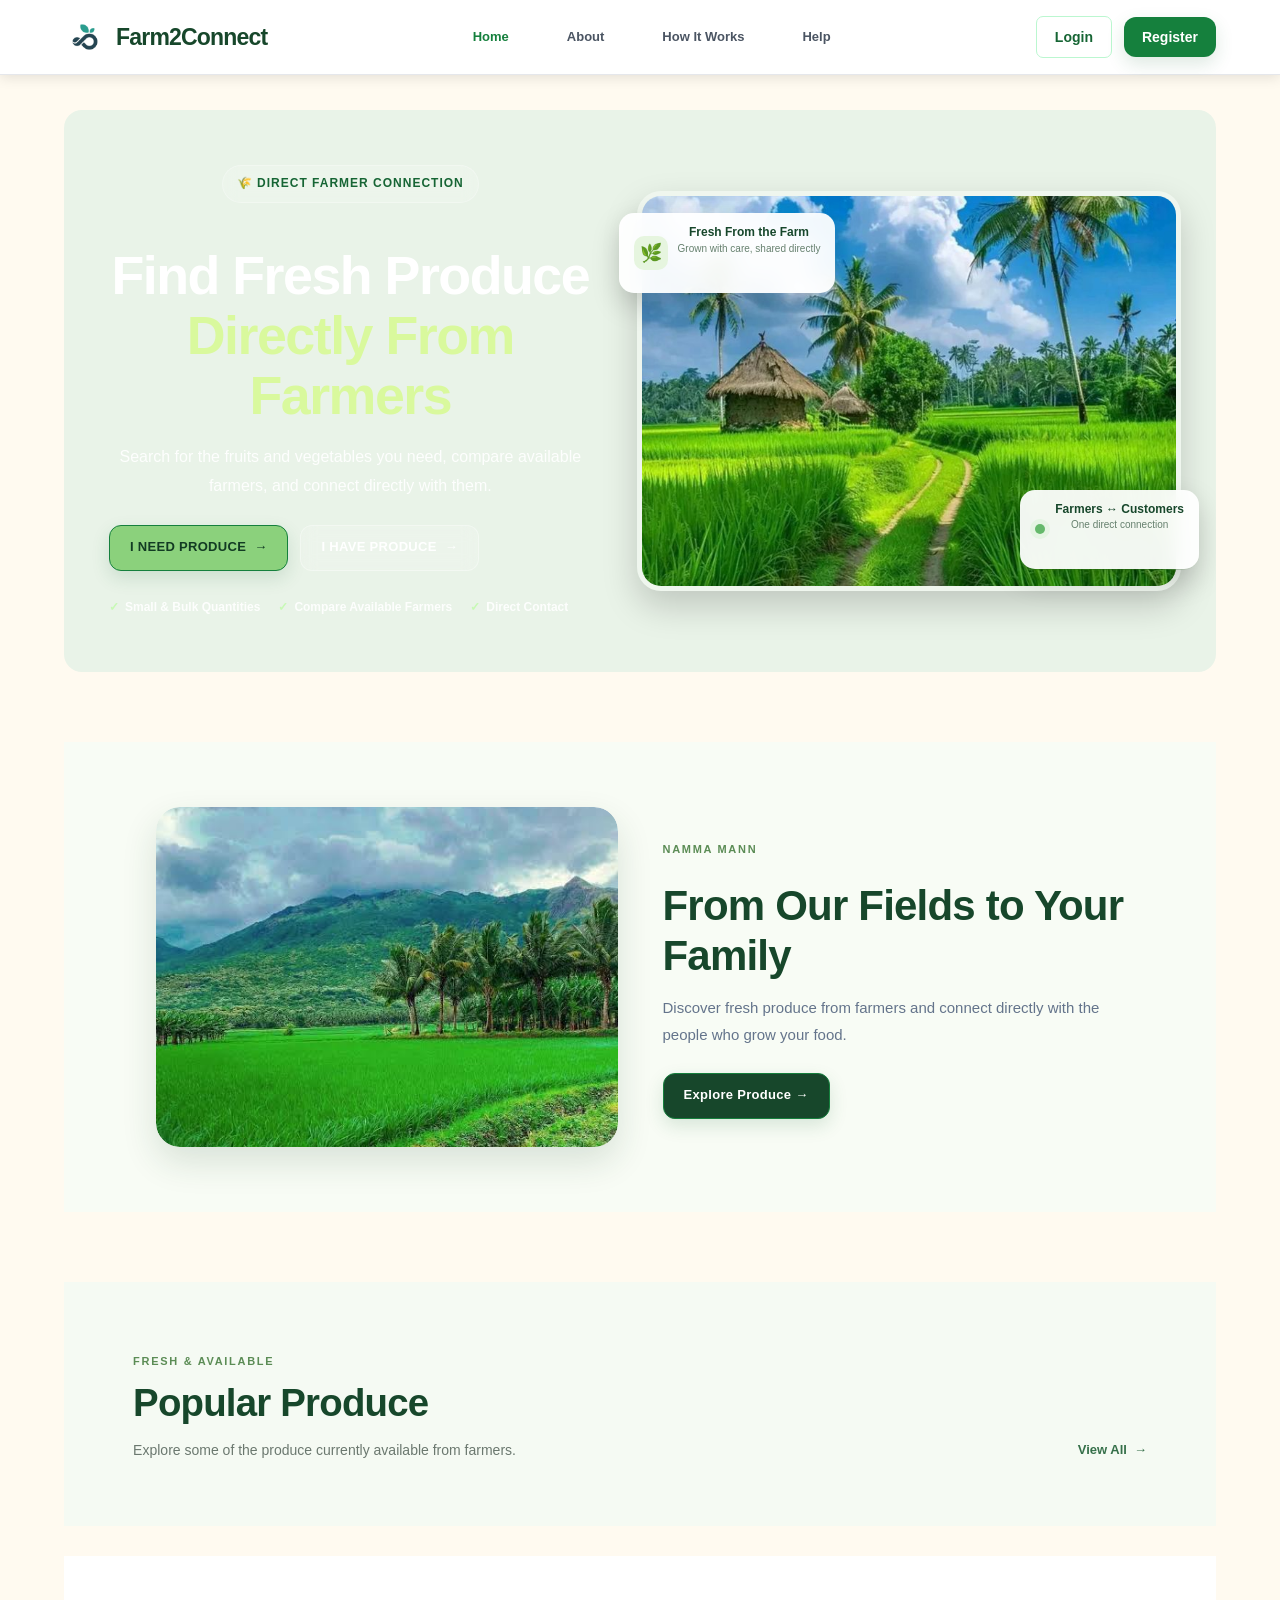
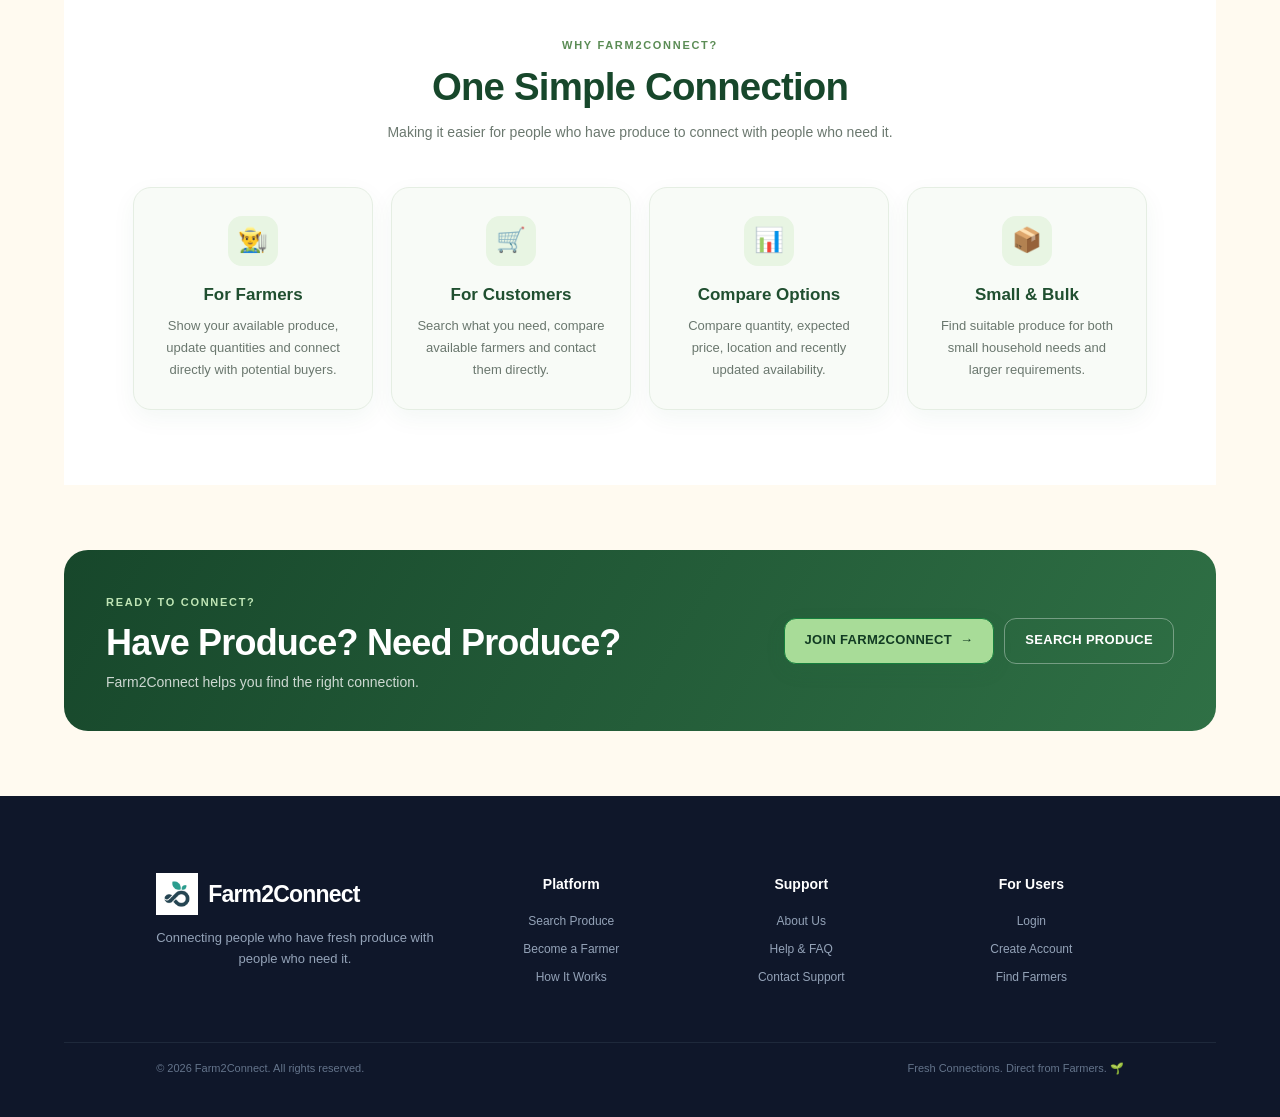
<file: frontend/index.html>
<!DOCTYPE html>
<html lang="en">
<head>
    <meta charset="UTF-8">
    <meta name="viewport" content="width=device-width, initial-scale=1.0">
    <title>Farm2Connect | Fresh Produce Directly From Farmers</title>
    <link rel="stylesheet" href="css/style.css">    
</head>
<body>

<header class="navbar">
    <div class="logo">
        <img src="images/farm2connect-logo.png" alt="Farm2Connect Logo" class="logo-img">
        Farm2Connect
    </div>
    <nav class="nav-links">
        <a href="index.html" class="active">Home</a>
        <a href="about.html">About</a>
        <a href="how-it-works.html">How It Works</a>
        <a href="help.html">Help</a>
    </nav>
    <div class="nav-actions">
        <a href="login.html" class="login-btn">Login</a>
        <a href="register.html" class="register-btn">Register</a>
    </div>
</header>

<main>
    

<section class="hero">
    <div class="hero-content">
        <span class="hero-badge">🌾 DIRECT FARMER CONNECTION</span>
        <h1>Find Fresh Produce <span>Directly From Farmers</span></h1>
        <p>Search for the fruits and vegetables you need, compare available farmers, and connect directly with them.</p>
        <div class="hero-actions">
            <a href="search.html" class="primary-btn">I NEED PRODUCE <span>→</span></a>
            <a href="register.html" class="secondary-btn">I HAVE PRODUCE <span>→</span></a>
        </div>
        <div class="hero-info">
            <div><span>✓</span> Small & Bulk Quantities</div>
            <div><span>✓</span> Compare Available Farmers</div>
            <div><span>✓</span> Direct Contact</div>
        </div>
    </div>
    <div class="hero-visual hero-farm-visual">
    <img src="images/homepage-image.jpg" alt="Farm2Connect homepage image" class="homepage-image">
    <div class="floating-card harvest-card">
        <span class="floating-icon">🌿</span>
        <div>
            <strong>Fresh From the Farm</strong>
            <p>Grown with care, shared directly</p>
        </div>
    </div>

    <div class="floating-card connection-card">
        <span class="connection-dot"></span>
        <div>
            <strong>Farmers ↔ Customers</strong>
            <p>One direct connection</p>
        </div>
    </div>
</div>
    
</section>


<section class="farm-story">
    <div class="farm-story-image">
        <img src="images/tamilnadu-farm.jpg" alt="Tamil Nadu green farm">
    </div>
    <div class="farm-story-content">
        <span class="section-label">NAMMA MANN</span>
        <h2>From Our Fields to Your Family</h2>
        <p>Discover fresh produce from farmers and connect directly with the people who grow your food.</p>
        <a href="search.html" class="primary-btn">Explore Produce →</a>
    </div>
</section>

<section class="popular-section">
    <div class="section-header">
        <div>
            <span class="section-label">FRESH & AVAILABLE</span>
            <h2>Popular Produce</h2>
            <p>Explore some of the produce currently available from farmers.</p>
        </div>
        <a href="search.html" class="view-all">View All <span>→</span></a>
    </div>
</section>

<section class="benefits-section">
    <div class="section-heading-center">
        <span class="section-label">WHY FARM2CONNECT?</span>
        <h2>One Simple Connection</h2>
        <p>Making it easier for people who have produce to connect with people who need it.</p>
    </div>
    <div class="benefits-grid">
        <div class="benefit-card">
            <div class="benefit-icon">👨‍🌾</div>
            <h3>For Farmers</h3>
            <p>Show your available produce, update quantities and connect directly with potential buyers.</p>
        </div>
        <div class="benefit-card">
            <div class="benefit-icon">🛒</div>
            <h3>For Customers</h3>
            <p>Search what you need, compare available farmers and contact them directly.</p>
        </div>
        <div class="benefit-card">
            <div class="benefit-icon">📊</div>
            <h3>Compare Options</h3>
            <p>Compare quantity, expected price, location and recently updated availability.</p>
        </div>
        <div class="benefit-card">
            <div class="benefit-icon">📦</div>
            <h3>Small & Bulk</h3>
            <p>Find suitable produce for both small household needs and larger requirements.</p>
        </div>
    </div>
</section>

<section class="cta-section">
    <div>
        <span class="section-label">READY TO CONNECT?</span>
        <h2>Have Produce? Need Produce?</h2>
        <p>Farm2Connect helps you find the right connection.</p>
    </div>
    <div class="cta-actions">
        <a href="register.html" class="primary-btn">JOIN FARM2CONNECT <span>→</span></a>
        <a href="search.html" class="outline-btn">SEARCH PRODUCE</a>
    </div>
</section>

</main>

<footer class="footer">
    <div class="footer-main">
        <div class="footer-brand">
           <div class="logo">
    <img src="images/farm2connect-logo.png" alt="Farm2Connect Logo" class="logo-img">
    Farm2Connect
</div>
            <p>Connecting people who have fresh produce with people who need it.</p>
        </div>
        <div class="footer-column">
            <h4>Platform</h4>
            <a href="search.html">Search Produce</a>
            <a href="register.html">Become a Farmer</a>
            <a href="how-it-works.html">How It Works</a>
        </div>
        <div class="footer-column">
            <h4>Support</h4>
            <a href="about.html">About Us</a>
            <a href="help.html">Help & FAQ</a>
            <a href="help.html">Contact Support</a>
        </div>
        <div class="footer-column">
            <h4>For Users</h4>
            <a href="login.html">Login</a>
            <a href="register.html">Create Account</a>
            <a href="search.html">Find Farmers</a>
        </div>
    </div>
    <div class="footer-bottom">
        <span>© 2026 Farm2Connect. All rights reserved.</span>
        <span>Fresh Connections. Direct from Farmers. 🌱</span>
    </div>
</footer>

<script src="js/main.js"></script>
</body>
</html>
</file>
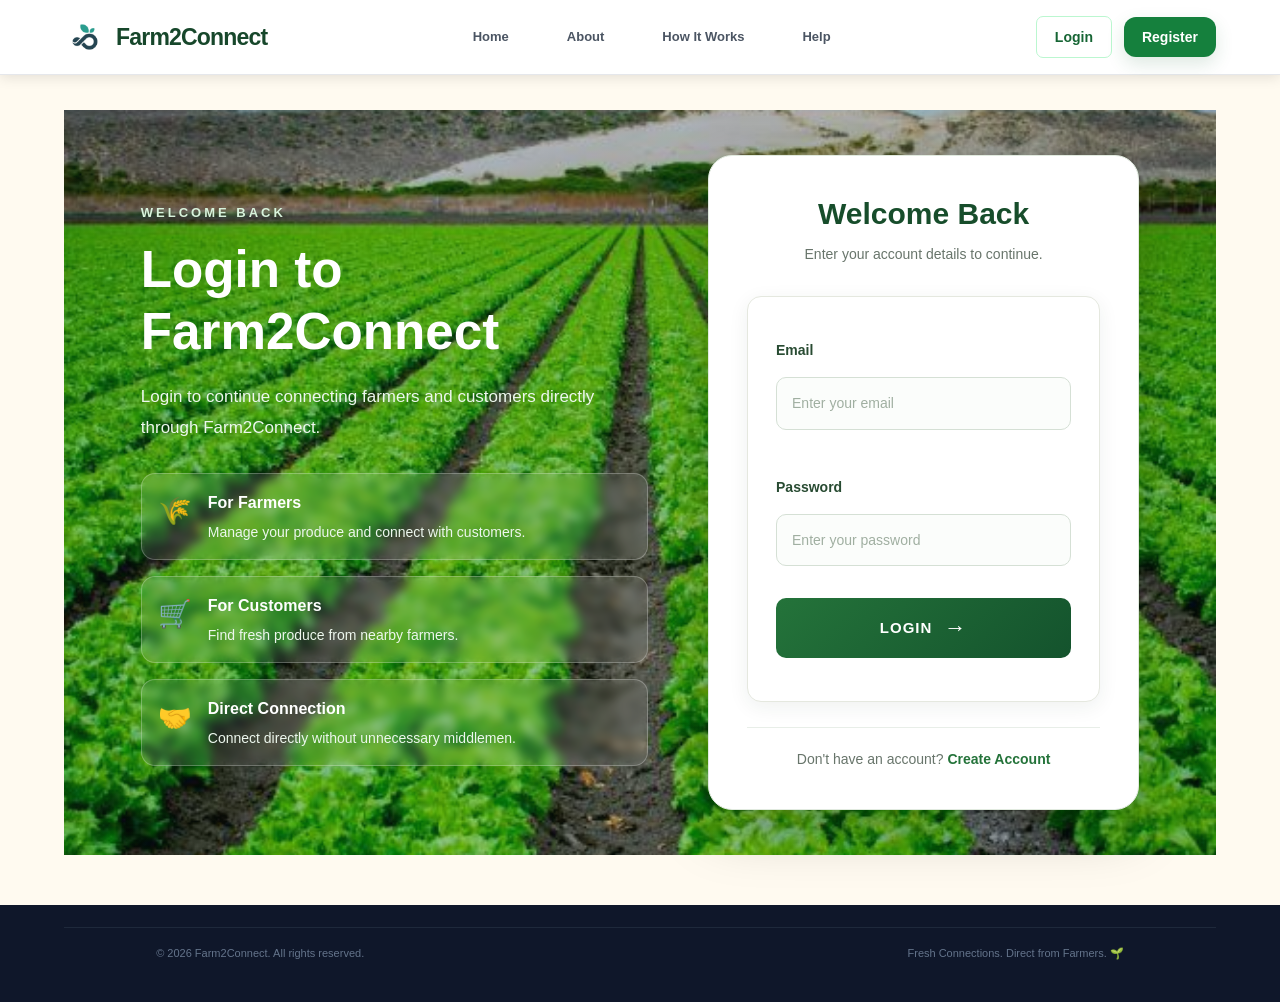
<file: frontend/dashboard.html>
<!DOCTYPE html>

<html lang="en">
<head>
    <meta charset="UTF-8">
    <meta name="viewport" content="width=device-width, initial-scale=1.0">
    <title>Farm2Connect - Dashboard</title>
    <link rel="stylesheet" href="css/style.css">
</head>

<body>
<header>
    <div class="logo">
    <img src="images/farm2connect-logo.png" alt="Farm2Connect Logo" class="logo-img">
    <span>Farm2Connect</span>
</div>

    <nav>
        <a href="index.html">Home</a>
        <a href="search.html">Search</a>
        <a href="register.html">Register</a>
        <a href="login.html">Login</a>
    </nav>
</header>

<main>
    <section class="dashboard">

        <h1>Welcome, <span id="userName"></span>!</h1>

        <p id="userRole"></p>

        <div id="adminButtons" class="dashboard-buttons" style="display: none;">
    <button id="manageUsersBtn">👥 Manage Users</button>
    <button id="manageProductsBtn">🌾 Manage Products</button>
    <button id="viewAllOrdersBtn">📦 View All Orders</button>
</div>

        <div class="dashboard-buttons">

            <button id="productsBtn">
                🌾 My Products
            </button>

            <button id="searchBtn">
                🔍 Search Produce
            </button>

            <button id="ordersBtn">
                📦 My Orders
            </button>

            <button id="requestsBtn">
                📋 My Requests
            </button>

            <button id="logoutBtn">
                🚪 Logout
            </button>

        </div>

    </section>
</main>

<script src="js/dashboard.js"></script>

</body>
</html>
</file>
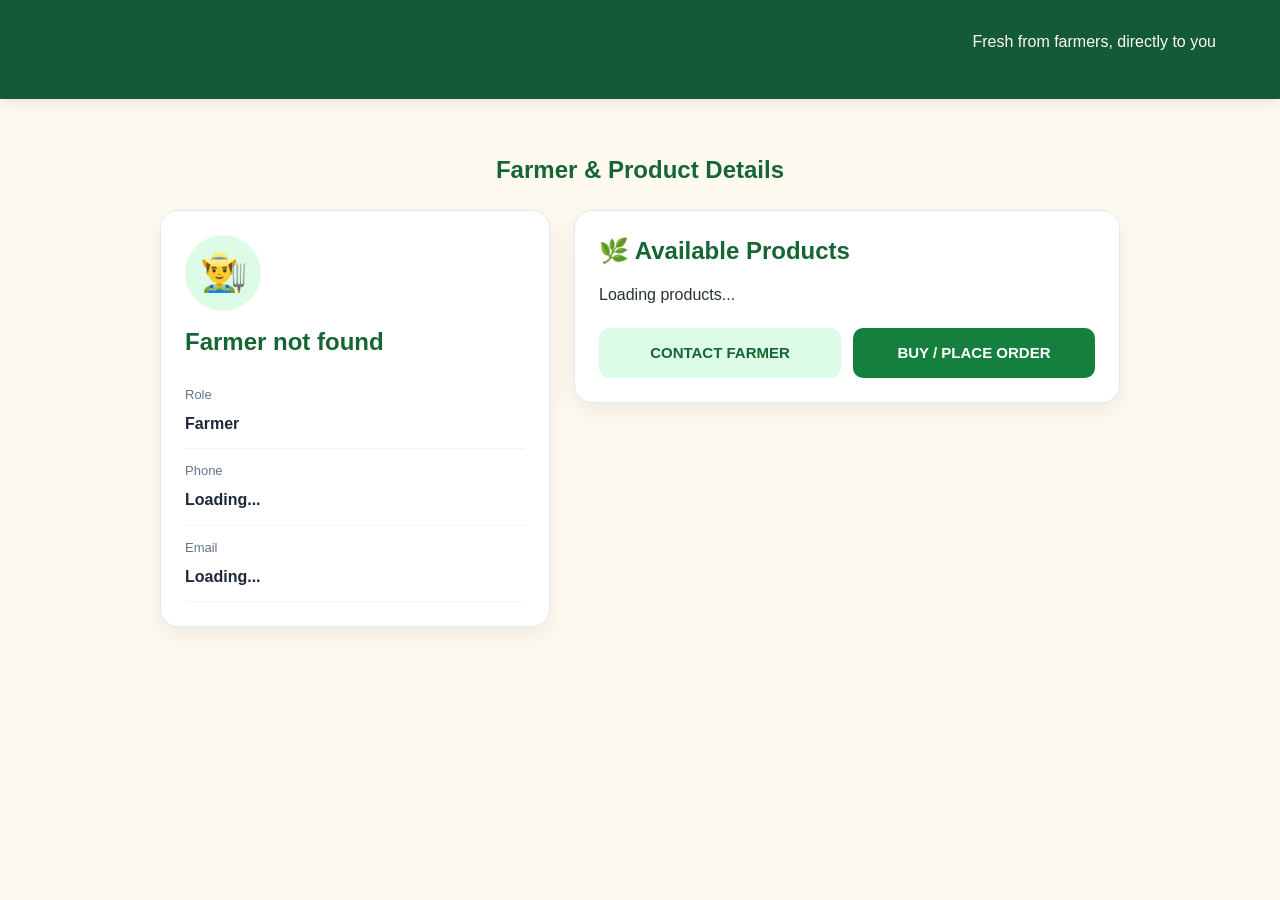
<file: frontend/farmer-details.html>
<!DOCTYPE html>
<html lang="en">
<head>
    <meta charset="UTF-8">
    <meta name="viewport" content="width=device-width, initial-scale=1.0">
    <title>Farmer Details - Farm2Connect</title>
    <link rel="stylesheet" href="css/style.css">
    <style>
        .details-page {
            max-width: 1000px;
            margin: 35px auto;
            padding: 20px;
        }

        .details-heading {
            text-align: center;
            color: #166534;
            margin-bottom: 25px;
        }

        .details-layout {
            display: grid;
            grid-template-columns: 1fr 1.4fr;
            gap: 24px;
            align-items: start;
        }

        .details-card {
            background: #fff;
            border: 1px solid #e2e8f0;
            border-radius: 18px;
            padding: 24px;
            box-shadow: 0 8px 24px rgba(0, 0, 0, 0.07);
        }

        .farmer-profile-icon {
            width: 76px;
            height: 76px;
            display: flex;
            align-items: center;
            justify-content: center;
            background: #dcfce7;
            border-radius: 50%;
            font-size: 38px;
            margin-bottom: 15px;
        }

        .details-card h2 {
            color: #166534;
            margin-top: 0;
        }

        .farmer-info-row {
            padding: 12px 0;
            border-bottom: 1px solid #f1f5f9;
            overflow-wrap: anywhere;
        }

        .farmer-info-row span {
            display: block;
            color: #64748b;
            font-size: 13px;
            margin-bottom: 5px;
        }

        .farmer-info-row strong {
            color: #1f2937;
        }

        .product-section-title {
            color: #166534;
            margin-top: 0;
        }

        .farmer-product-card {
            border: 1px solid #dcfce7;
            background: #f8fffa;
            border-radius: 14px;
            padding: 18px;
            margin-bottom: 16px;
        }

        .product-title {
            font-size: 21px;
            color: #166534;
            margin: 0 0 15px;
        }

        .product-highlights {
            display: grid;
            grid-template-columns: repeat(2, minmax(0, 1fr));
            gap: 12px;
            margin-bottom: 16px;
        }

        .product-highlight {
            background: #fff;
            border: 1px solid #e5e7eb;
            border-radius: 10px;
            padding: 12px;
        }

        .product-highlight span {
            display: block;
            color: #64748b;
            font-size: 12px;
            margin-bottom: 6px;
        }

        .product-highlight strong {
            color: #166534;
            font-size: 17px;
        }

        .product-description {
            color: #475569;
            line-height: 1.6;
            overflow-wrap: anywhere;
        }

        .details-actions {
            display: grid;
            grid-template-columns: 1fr 1fr;
            gap: 12px;
            margin-top: 20px;
        }

        .details-actions button {
            width: 100%;
            padding: 13px 10px;
            border: none;
            border-radius: 10px;
            font-weight: bold;
            cursor: pointer;
        }

        #contactFarmerBtn {
            background: #dcfce7;
            color: #166534;
        }

        #buyProductBtn {
            background: #15803d;
            color: #fff;
        }

        .details-actions button:hover {
            filter: brightness(0.96);
        }

        @media (max-width: 700px) {
            .details-layout {
                grid-template-columns: 1fr;
            }

            .details-page {
                margin: 15px auto;
                padding: 14px;
            }

            .details-actions {
                grid-template-columns: 1fr;
            }
        }
    </style>
</head>
<body>
    <header>
        <h1>Farm2Connect</h1>
        <p>Fresh from farmers, directly to you</p>
    </header>

    <main class="details-page">
        <h2 class="details-heading">Farmer & Product Details</h2>

        <div class="details-layout">
            <section class="details-card">
                <div class="farmer-profile-icon">👨‍🌾</div>
                <h2 id="farmerName">Loading...</h2>

                <div class="farmer-info-row">
                    <span>Role</span>
                    <strong id="farmerRole">Farmer</strong>
                </div>

                <div class="farmer-info-row">
                    <span>Phone</span>
                    <strong id="farmerPhone">Loading...</strong>
                </div>

                <div class="farmer-info-row">
                    <span>Email</span>
                    <strong id="farmerEmail">Loading...</strong>
                </div>
            </section>

            <section class="details-card">
                <h2 class="product-section-title">🌿 Available Products</h2>

                <div id="farmerProducts">
                    Loading products...
                </div>

                <div class="details-actions">
                    <button id="contactFarmerBtn">CONTACT FARMER</button>
                    <button id="buyProductBtn">BUY / PLACE ORDER</button>
                </div>
            </section>
        </div>
    </main>

    <script src="js/farmer-details.js"></script>
</body>
</html>
</file>
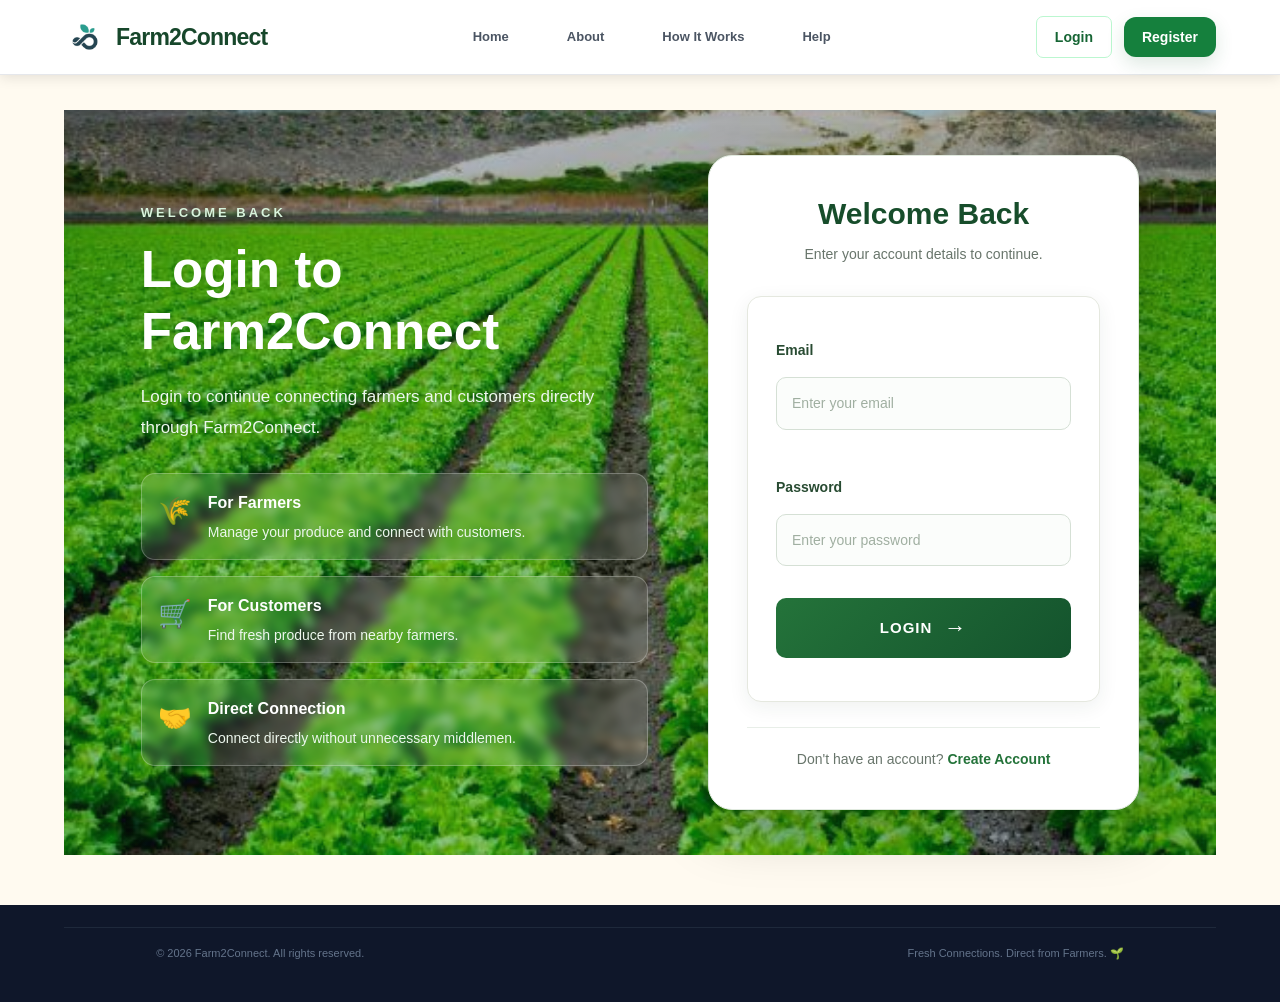
<file: frontend/login.html>
<!DOCTYPE html>
<html lang="en">
<head>
    <meta charset="UTF-8">
    <meta name="viewport" content="width=device-width, initial-scale=1.0">

    <title>Farm2Connect | Login</title>

    <link rel="stylesheet" href="css/style.css">
</head>

<body>

<header class="navbar">

    <div class="logo">
        <img src="images/farm2connect-logo.png" alt="Farm2Connect Logo" class="logo-img">
        Farm2Connect
    </div>
        <nav class="nav-links">
        <a href="index.html">Home</a>
        <a href="about.html">About</a>
        <a href="how-it-works.html">How It Works</a>
        <a href="help.html">Help</a>
    </nav>

    <div class="nav-actions">
        <a href="login.html" class="login-btn">Login</a>
        <a href="register.html" class="register-btn">Register</a>
    </div>

</header>


<main class="login-page">

    <section class="login-section">

        <div class="login-intro">

            <span class="section-label">WELCOME BACK</span>

            <h1>Login to Farm2Connect</h1>

            <p>
                Login to continue connecting farmers and customers
                directly through Farm2Connect.
            </p>

            <div class="login-benefits">

                <div>
                    <span>🌾</span>
                    <div>
                        <strong>For Farmers</strong>
                        <p>Manage your produce and connect with customers.</p>
                    </div>
                </div>

                <div>
                    <span>🛒</span>
                    <div>
                        <strong>For Customers</strong>
                        <p>Find fresh produce from nearby farmers.</p>
                    </div>
                </div>

                <div>
                    <span>🤝</span>
                    <div>
                        <strong>Direct Connection</strong>
                        <p>Connect directly without unnecessary middlemen.</p>
                    </div>
                </div>

            </div>

        </div>


        <div class="login-card">

            <div class="form-header">

                <h2>Welcome Back</h2>

                <p>
                    Enter your account details to continue.
                </p>

            </div>


            <form id="loginForm">

                <div class="form-group">

                    <label for="email">
                        Email
                    </label>

                    <input
                        type="email"
                        id="email"
                        name="email"
                        placeholder="Enter your email"
                        required
                    >

                </div>


                <div class="form-group">

                    <label for="password">
                        Password
                    </label>

                    <input
                        type="password"
                        id="password"
                        name="password"
                        placeholder="Enter your password"
                        required
                    >

                </div>


                <button
                    type="submit"
                    class="login-submit"
                >
                    LOGIN
                    <span>→</span>
                </button>


                <div id="loginMessage"></div>

            </form>


            <div class="form-footer">

                <p>
                    Don't have an account?
                    <a href="register.html">Create Account</a>
                </p>

            </div>

        </div>

    </section>

</main>


<footer class="footer">

    <div class="footer-bottom">

        <span>
            © 2026 Farm2Connect. All rights reserved.
        </span>

        <span>
            Fresh Connections. Direct from Farmers. 🌱
        </span>

    </div>

</footer>


<script src="js/login.js"></script>

</body>
</html>
</file>
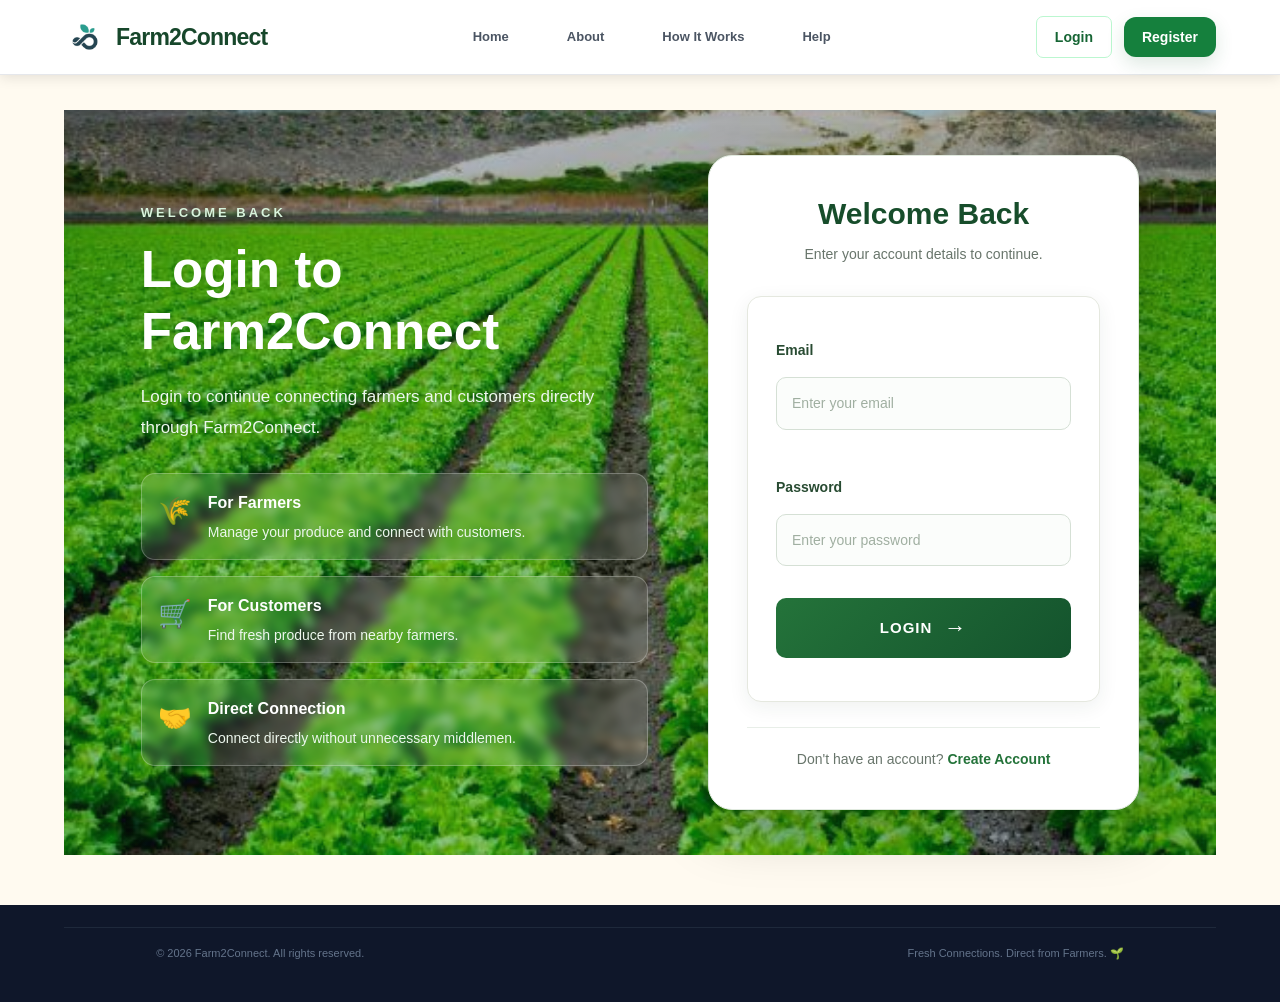
<file: frontend/products.html>
<!DOCTYPE html>
<html lang="en">
<head>
    <meta charset="UTF-8">
    <meta name="viewport" content="width=device-width, initial-scale=1.0">

    <title>Farm2Connect | My Products</title>

    <link rel="stylesheet" href="css/style.css">
</head>

<body>

<header class="navbar">
    <div class="logo">
        <img src="images/farm2connect-logo.png" alt="Farm2Connect Logo" class="logo-img">
        <span>Farm2Connect</span>
    </div>

    <nav class="nav-links">
        <a href="index.html">Home</a>
        <a href="dashboard.html">Dashboard</a>
        <a href="products.html">My Products</a>
        <a href="search.html">Search Produce</a>
    </nav>

    <div class="nav-actions">
        <button id="logoutBtn" class="login-btn">
            Logout
        </button>
    </div>

</header>


<main class="products-page">

    <section class="products-header">

        <span class="section-label">FARMER SECTION</span>

        <h1>My Products 🌾</h1>

        <p>
            Add and manage the fresh produce you want to sell
            through Farm2Connect.
        </p>

    </section>


    <section class="add-product-section">

        <div class="product-card">

            <div class="form-header">

                <h2>Add New Product</h2>

                <p>
                    Enter the details of your available produce.
                </p>

            </div>


            <form id="productForm">

                <div class="form-group">

                    <label for="product_name">
                        Product Name
                    </label>

                    <input
                        type="text"
                        id="product_name"
                        name="product_name"
                        placeholder="Example: Tomato"
                        required
                    >

                </div>


                <div class="form-group">

                    <label for="quantity">
                        Quantity
                    </label>

                    <input
                        type="number"
                        id="quantity"
                        name="quantity"
                        placeholder="Enter quantity"
                        min="1"
                        required
                    >

                </div>


                <div class="form-group">

                    <label for="unit">
                        Unit
                    </label>

                    <select id="unit" name="unit" required>

                        <option value="">
                            Select unit
                        </option>

                        <option value="kg">
                            Kilogram (kg)
                        </option>

                        <option value="quintal">
                            Quintal
                        </option>

                        <option value="ton">
                            Ton
                        </option>

                        <option value="piece">
                            Piece
                        </option>

                    </select>

                </div>


                <div class="form-group">

                    <label for="price_per_unit">
                        Price per Unit
                    </label>

                    <input
                        type="number"
                        id="price_per_unit"
                        name="price_per_unit"
                        placeholder="Enter price"
                        min="0"
                        step="0.01"
                        required
                    >

                </div>


                <div class="form-group">

                    <label for="description">
                        Description
                    </label>

                    <textarea
                        id="description"
                        name="description"
                        placeholder="Describe your produce"
                        rows="4"
                    ></textarea>

                </div>


                <button
                    type="submit"
                    class="register-submit"
                >
                    ADD PRODUCT
                    <span>→</span>
                </button>


                <div id="productMessage"></div>

            </form>

        </div>

    </section>


    <section class="my-products-section">

        <div class="section-heading">

            <h2>My Listed Products</h2>

            <p>
                Products you have added will appear here.
            </p>

        </div>


        <div id="productsList">

            <p>
                No products listed yet.
            </p>

        </div>

    </section>

</main>


<footer class="footer">

    <div class="footer-bottom">

        <span>
            © 2026 Farm2Connect. All rights reserved.
        </span>

        <span>
            Fresh Connections. Direct from Farmers. 🌱
        </span>

    </div>

</footer>


<script src="js/products.js"></script>

</body>
</html>
</file>
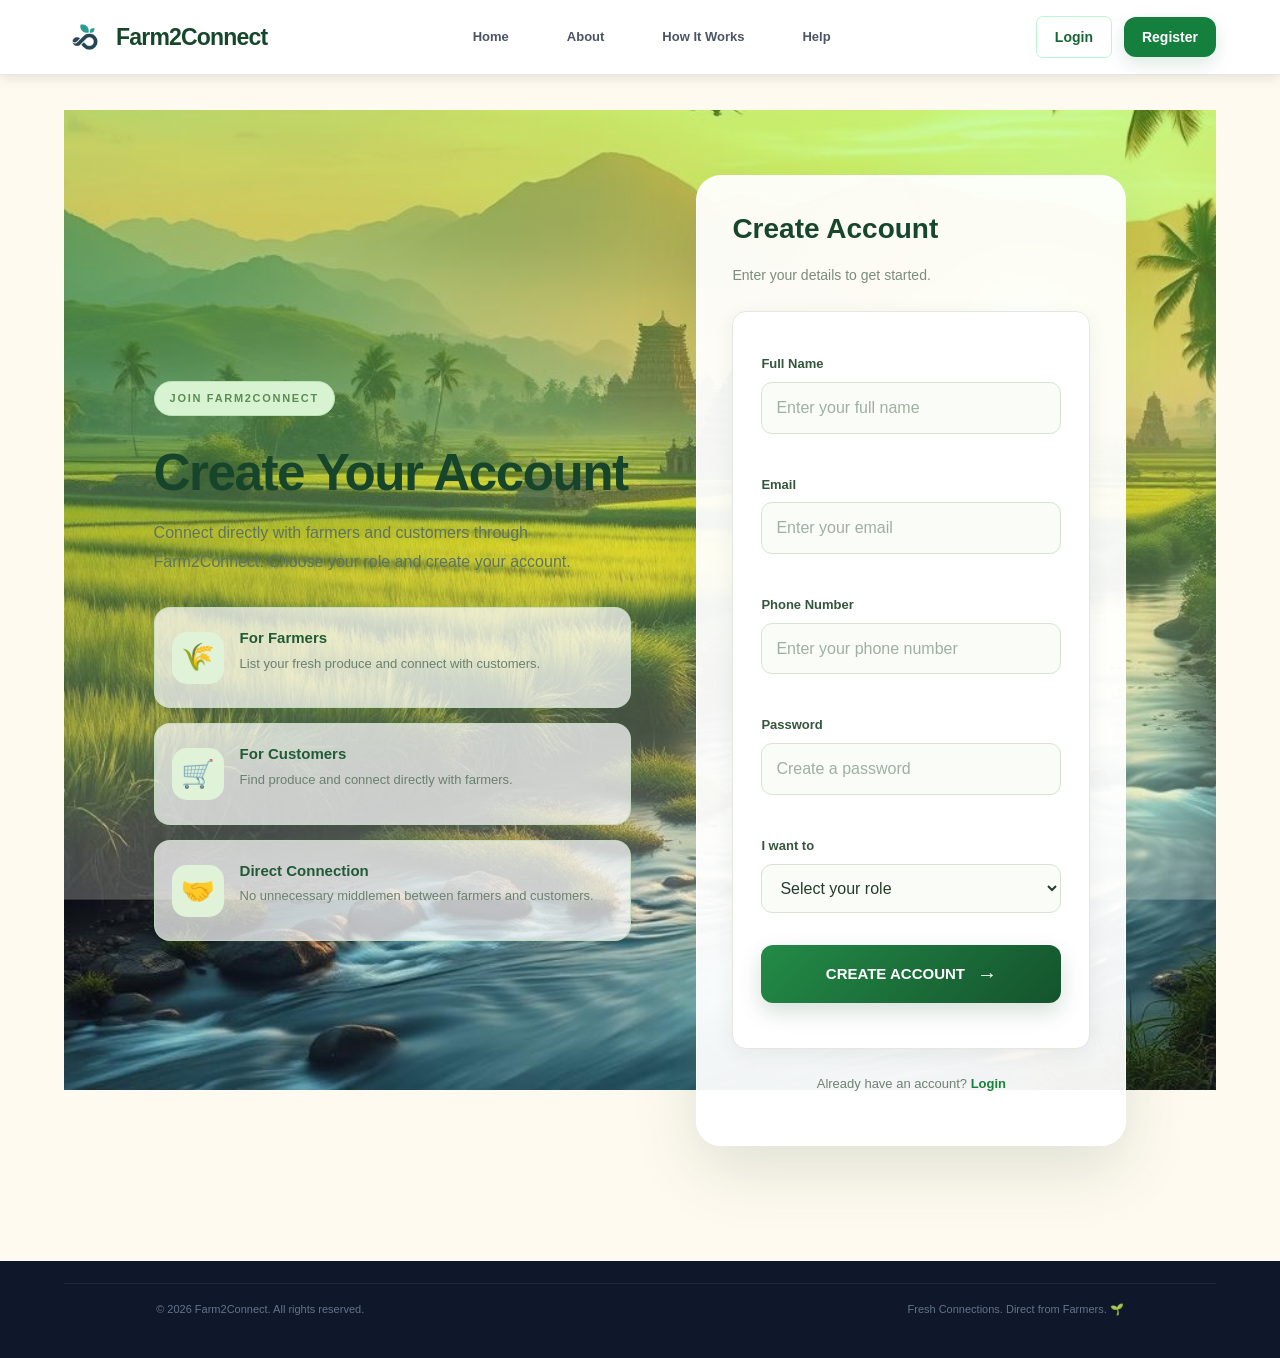
<file: frontend/register.html>
<!DOCTYPE html>
<html lang="en">
<head>
    <meta charset="UTF-8">
    <meta name="viewport" content="width=device-width, initial-scale=1.0">
    <title>Farm2Connect | Register</title>
    <link rel="stylesheet" href="css/style.css">
</head>
<body>

<header class="navbar">
    <div class="logo">
        <img src="images/farm2connect-logo.png" alt="Farm2Connect Logo" class="logo-img">
        Farm2Connect
    </div>

    <nav class="nav-links">
        <a href="index.html">Home</a>
        <a href="about.html">About</a>
        <a href="how-it-works.html">How It Works</a>
        <a href="help.html">Help</a>
    </nav>

    <div class="nav-actions">
        <a href="login.html" class="login-btn">Login</a>
        <a href="register.html" class="register-btn">Register</a>
    </div>
</header>

<main class="register-page">

    <section class="register-section">

        <div class="register-intro">
            <span class="section-label">JOIN FARM2CONNECT</span>

            <h1>Create Your Account</h1>

            <p>
                Connect directly with farmers and customers through Farm2Connect.
                Choose your role and create your account.
            </p>

            <div class="register-benefits">
                <div>
                    <span>🌾</span>
                    <div>
                        <strong>For Farmers</strong>
                        <p>List your fresh produce and connect with customers.</p>
                    </div>
                </div>

                <div>
                    <span>🛒</span>
                    <div>
                        <strong>For Customers</strong>
                        <p>Find produce and connect directly with farmers.</p>
                    </div>
                </div>

                <div>
                    <span>🤝</span>
                    <div>
                        <strong>Direct Connection</strong>
                        <p>No unnecessary middlemen between farmers and customers.</p>
                    </div>
                </div>
            </div>
        </div>

        <div class="register-card">

            <div class="form-header">
                <h2>Create Account</h2>
                <p>Enter your details to get started.</p>
            </div>

            <form id="registerForm">

                <div class="form-group">
                    <label for="full_name">Full Name</label>
                    <input
                        type="text"
                        id="full_name"
                        name="full_name"
                        placeholder="Enter your full name"
                        required
                    >
                </div>

                <div class="form-group">
                    <label for="email">Email</label>
                    <input
                        type="email"
                        id="email"
                        name="email"
                        placeholder="Enter your email"
                        required
                    >
                </div>

                <div class="form-group">
                    <label for="phone">Phone Number</label>
                    <input
                        type="tel"
                        id="phone"
                        name="phone"
                        placeholder="Enter your phone number"
                        required
                    >
                </div>

                <div class="form-group">
                    <label for="password">Password</label>
                    <input
                        type="password"
                        id="password"
                        name="password"
                        placeholder="Create a password"
                        required
                    >
                </div>

                <div class="form-group">
                    <label for="role">I want to</label>

                    <select id="role" name="role" required>
                        <option value="">Select your role</option>
                        <option value="farmer">Sell Produce as a Farmer</option>
                        <option value="customer">Buy Produce as a Customer</option>
                    </select>
                </div>

                <button type="submit" class="register-submit">
                    CREATE ACCOUNT
                    <span>→</span>
                </button>

                <div id="registerMessage"></div>

            </form>

            <div class="form-footer">
                <p>
                    Already have an account?
                    <a href="login.html">Login</a>
                </p>
            </div>

        </div>

    </section>

</main>

<footer class="footer">
    <div class="footer-bottom">
        <span>© 2026 Farm2Connect. All rights reserved.</span>
        <span>Fresh Connections. Direct from Farmers. 🌱</span>
    </div>
</footer>

<script src="js/register.js"></script>

</body>
</html>
</file>
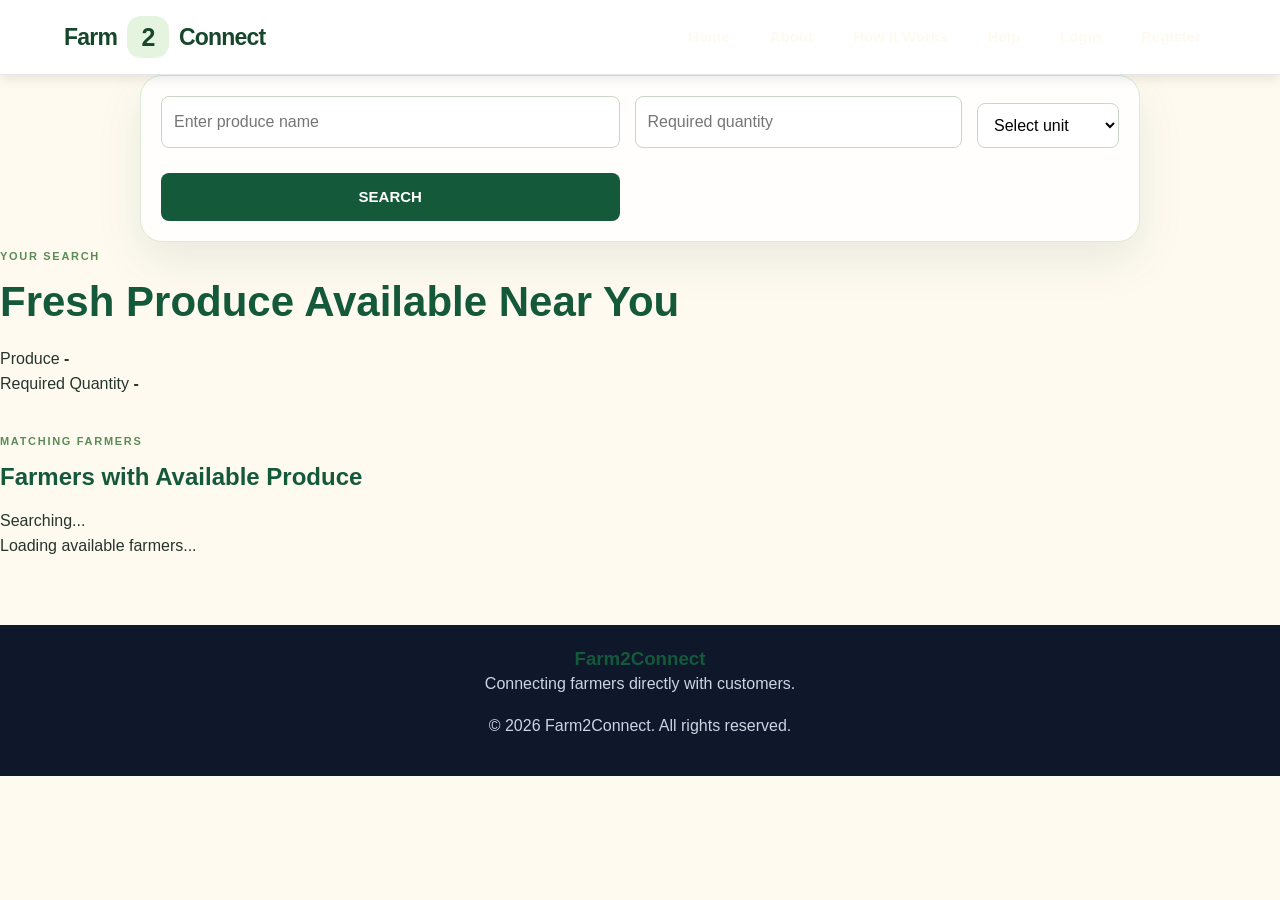
<file: frontend/search.html>
<!DOCTYPE html>
<html lang="en">

<head>
    
    <meta charset="UTF-8">
    <meta name="viewport" content="width=device-width, initial-scale=1.0">

    <title>Farm2Connect | Search Results</title>

    <link rel="stylesheet" href="css/style.css">
</head>

<body>

    <!-- NAVBAR -->
    <header class="navbar">

        <div class="logo">
            Farm<span>2</span>Connect
        </div>

        <nav>
            <a href="index.html">Home</a>
            <a href="about.html">About</a>
            <a href="how-it-works.html">How It Works</a>
            <a href="help.html">Help</a>
            <a href="login.html">Login</a>
            <a href="register.html" class="nav-register">Register</a>
        </nav>

    </header>

            <!-- SEARCH BOX -->
    <div class="search-box">

        <input 
            type="text" 
            id="productName" 
            placeholder="Enter produce name" 
            required 
        >

        <input 
            type="number" 
            id="requiredQuantity" 
            placeholder="Required quantity" 
            min="1" 
            required 
        >

        <select id="unit" required>
            <option value="">Select unit</option>
            <option value="kg">Kilogram (kg)</option>
            <option value="quintal">Quintal</option>
            <option value="ton">Ton</option>
            <option value="piece">Piece</option>
        </select>

        <button id="searchButton">
            SEARCH
        </button>

    </div>

    <!-- SEARCH SUMMARY -->
    <section class="search-result-header">

        <div class="section-label">
            YOUR SEARCH
        </div>

        <h1>
            Fresh Produce Available Near You
        </h1>

        <div class="search-summary">

            <div class="summary-item">

                <span>Produce</span>

                <strong id="resultProduce">
                    -
                </strong>

            </div>


            <div class="summary-item">

                <span>Required Quantity</span>

                <strong id="resultQuantity">
                    -
                </strong>

            </div>

        </div>

    </section>


    <!-- RESULTS -->
    <section class="results-section">

        <div class="results-header">

            <div>

                <div class="section-label">
                    MATCHING FARMERS
                </div>

                <h2>
                    Farmers with Available Produce
                </h2>

            </div>


            <!-- Actual count will come from search.js -->
            <div class="results-count" id="resultsCount">
                Searching...
            </div>

        </div>


        <!--
            IMPORTANT:
            No farmer data is hard-coded here.

            search.js will get the matching
            farmers from the backend/database
            and create the cards dynamically.
        -->

        <div class="farmer-results" id="farmerResults">

            <div class="no-results">
                <p>Loading available farmers...</p>
            </div>

        </div>

    </section>


    <!-- FOOTER -->
    <footer class="footer">

        <div class="footer-content">

            <div>

                <h3>
                    Farm2Connect
                </h3>

                <p>
                    Connecting farmers directly with customers.
                </p>

            </div>


            <div>

                <p>
                    © 2026 Farm2Connect. All rights reserved.
                </p>

            </div>

        </div>

    </footer>


    <!-- JAVASCRIPT -->
    <script src="js/main.js"></script>
    <script src="js/search.js"></script>

</body>

</html>
</file>
<file: frontend/css/style.css>
* {
    margin: 0;
    padding: 0;
    box-sizing: border-box;
}

html {
    scroll-behavior: smooth;
}

body {
    font-family: Arial, Helvetica, sans-serif;
    color: #1f2937;
    background: #ffffff;
    line-height: 1.6;
}

a {
    text-decoration: none;
    color: inherit;
}

button,
input,
select {
    font: inherit;
}

/* =========================
   NAVBAR
========================= */

.navbar {
    width: 100%;
    min-height: 72px;
    padding: 0 7%;
    display: flex;
    align-items: center;
    justify-content: space-between;
    background: #ffffff;
    border-bottom: 1px solid #e5e7eb;
    position: sticky;
    top: 0;
    z-index: 1000;
}

.logo {
    font-size: 23px;
    font-weight: 800;
    color: #166534;
    display: flex;
    align-items: center;
    gap: 8px;
}

.nav-links {
    display: flex;
    align-items: center;
    gap: 32px;
}

.nav-links a {
    font-size: 14px;
    font-weight: 600;
    color: #4b5563;
    transition: 0.3s;
}

.nav-links a:hover,
.nav-links a.active {
    color: #15803d;
}

.nav-actions {
    display: flex;
    align-items: center;
    gap: 12px;
}

.login-btn,
.register-btn {
    padding: 9px 18px;
    border-radius: 7px;
    font-size: 14px;
    font-weight: 700;
    transition: 0.3s;
}

.login-btn {
    color: #166534;
    border: 1px solid #bbf7d0;
}

.login-btn:hover {
    background: #f0fdf4;
}

.register-btn {
    color: #ffffff;
    background: #15803d;
}

.register-btn:hover {
    background: #166534;
}

/* =========================
   HERO
========================= */

.hero {
    min-height: 610px;
    padding: 75px 8%;
    display: grid;
    grid-template-columns: 1.05fr 0.95fr;
    align-items: center;
    gap: 60px;
    background: linear-gradient(135deg, #f0fdf4, #ffffff);
}

.hero-content {
    max-width: 650px;
}

.hero-badge {
    display: inline-block;
    padding: 7px 13px;
    margin-bottom: 20px;
    border-radius: 30px;
    background: #dcfce7;
    color: #166534;
    font-size: 12px;
    font-weight: 800;
    letter-spacing: 0.5px;
}

.hero h1 {
    font-size: clamp(42px, 5vw, 68px);
    line-height: 1.08;
    color: #172018;
    margin-bottom: 22px;
    letter-spacing: -2px;
}

.hero h1 span {
    color: #15803d;
}

.hero-content > p {
    max-width: 580px;
    color: #64748b;
    font-size: 17px;
    margin-bottom: 30px;
}

.hero-actions {
    display: flex;
    gap: 14px;
    flex-wrap: wrap;
}

.primary-btn,
.secondary-btn,
.outline-btn {
    display: inline-flex;
    align-items: center;
    justify-content: center;
    gap: 10px;
    padding: 13px 21px;
    border-radius: 8px;
    font-size: 13px;
    font-weight: 800;
    transition: 0.3s;
}

.primary-btn {
    color: #ffffff;
    background: #15803d;
    border: 1px solid #15803d;
}

.primary-btn:hover {
    background: #166534;
    transform: translateY(-2px);
}

.secondary-btn {
    color: #166534;
    background: #ffffff;
    border: 1px solid #86efac;
}

.secondary-btn:hover {
    background: #f0fdf4;
    transform: translateY(-2px);
}

.outline-btn {
    color: #166534;
    border: 1px solid #86efac;
}

.outline-btn:hover {
    background: #f0fdf4;
}

.hero-info {
    display: flex;
    flex-wrap: wrap;
    gap: 22px;
    margin-top: 27px;
}

.hero-info div {
    display: flex;
    align-items: center;
    gap: 7px;
    color: #64748b;
    font-size: 13px;
}

.hero-info div span {
    color: #16a34a;
    font-weight: 900;
}

/* =========================
   HERO VISUAL
========================= */

.hero-visual {
    min-height: 430px;
    position: relative;
    display: flex;
    align-items: center;
    justify-content: center;
}

.produce-circle {
    width: 130px;
    height: 130px;
    position: absolute;
    display: flex;
    align-items: center;
    justify-content: center;
    border-radius: 50%;
    background: #ffffff;
    box-shadow: 0 18px 45px rgba(22, 101, 52, 0.14);
    font-size: 58px;
}

.circle-one {
    top: 25px;
    left: 17%;
}

.circle-two {
    top: 110px;
    right: 5%;
}

.circle-three {
    bottom: 55px;
    left: 10%;
}

.circle-four {
    bottom: 10px;
    right: 22%;
}

.farmer-card {
    width: 270px;
    padding: 18px;
    display: flex;
    align-items: center;
    gap: 13px;
    position: relative;
    z-index: 5;
    background: #ffffff;
    border-radius: 14px;
    box-shadow: 0 20px 50px rgba(15, 23, 42, 0.12);
}

.farmer-card-icon {
    width: 52px;
    height: 52px;
    display: flex;
    align-items: center;
    justify-content: center;
    background: #dcfce7;
    border-radius: 50%;
    font-size: 27px;
}

.farmer-card strong {
    display: block;
    color: #1f2937;
    font-size: 14px;
}

.farmer-card p {
    color: #94a3b8;
    font-size: 12px;
}

.verified {
    margin-left: auto;
    width: 24px;
    height: 24px;
    display: flex;
    align-items: center;
    justify-content: center;
    border-radius: 50%;
    background: #16a34a;
    color: #ffffff;
    font-size: 12px;
    font-weight: 800;
}

/* =========================
   SEARCH SECTION
========================= */

.search-section {
    padding: 75px 8%;
    background: #ffffff;
}

.search-heading {
    text-align: center;
    margin-bottom: 30px;
}

.section-label {
    color: #15803d;
    font-size: 11px;
    font-weight: 900;
    letter-spacing: 1.5px;
}

.search-heading h2,
.section-header h2,
.benefits-section h2,
.nearby-content h2,
.cta-section h2 {
    color: #172018;
    font-size: 34px;
    line-height: 1.2;
    margin-top: 7px;
}

.search-heading p,
.section-header p,
.section-heading-center p,
.nearby-content p,
.cta-section p {
    color: #64748b;
    margin-top: 8px;
}

.search-box {
    max-width: 1000px;
    margin: auto;
    padding: 20px;
    display: grid;
    grid-template-columns: 1.4fr 1fr auto;
    align-items: end;
    gap: 15px;
    border: 1px solid #e5e7eb;
    border-radius: 14px;
    box-shadow: 0 15px 40px rgba(15, 23, 42, 0.07);
}

.search-field label {
    display: block;
    margin-bottom: 7px;
    color: #374151;
    font-size: 12px;
    font-weight: 800;
}

.search-input,
.quantity-input {
    height: 48px;
    display: flex;
    align-items: center;
    border: 1px solid #d1d5db;
    border-radius: 8px;
    background: #ffffff;
}

.search-input {
    padding: 0 13px;
    gap: 9px;
}

.search-input span {
    color: #94a3b8;
}

.search-input input {
    width: 100%;
    border: none;
    outline: none;
    color: #1f2937;
}

.quantity-input {
    overflow: hidden;
}

.quantity-input input {
    width: 100%;
    height: 100%;
    padding: 0 12px;
    border: none;
    outline: none;
}

.quantity-input select {
    height: 100%;
    padding: 0 10px;
    border: none;
    border-left: 1px solid #e5e7eb;
    outline: none;
    background: #f8fafc;
}

.search-main-btn {
    height: 48px;
    padding: 0 25px;
    border: none;
    border-radius: 8px;
    background: #15803d;
    color: #ffffff;
    font-size: 13px;
    font-weight: 800;
    cursor: pointer;
    transition: 0.3s;
}

.search-main-btn:hover {
    background: #166534;
}

/* =========================
   SUGGESTIONS
========================= */

.produce-search {
    position: relative;
}

.suggestions {
    width: 100%;
    position: absolute;
    top: 78px;
    left: 0;
    z-index: 100;
    display: none;
    background: #ffffff;
    border: 1px solid #e5e7eb;
    border-radius: 8px;
    box-shadow: 0 12px 30px rgba(15, 23, 42, 0.12);
    overflow: hidden;
}

.suggestion-item {
    padding: 11px 14px;
    cursor: pointer;
    font-size: 14px;
    color: #374151;
}

.suggestion-item:hover {
    background: #f0fdf4;
    color: #15803d;
}

/* =========================
   POPULAR PRODUCE
========================= */

.popular-section {
    padding: 75px 8%;
    background: #f8faf8;
}

.section-header {
    display: flex;
    justify-content: space-between;
    align-items: flex-end;
    gap: 25px;
    margin-bottom: 30px;
}

.view-all {
    color: #15803d;
    font-size: 13px;
    font-weight: 800;
}

.produce-grid {
    display: grid;
    grid-template-columns: repeat(4, 1fr);
    gap: 20px;
}

.produce-card {
    overflow: hidden;
    background: #ffffff;
    border: 1px solid #e5e7eb;
    border-radius: 14px;
    transition: 0.3s;
}

.produce-card:hover {
    transform: translateY(-5px);
    box-shadow: 0 15px 35px rgba(15, 23, 42, 0.09);
}

.produce-image {
    height: 170px;
    display: flex;
    align-items: center;
    justify-content: center;
    font-size: 75px;
}

.tomato-bg {
    background: #fff1f2;
}

.onion-bg {
    background: #fdf4ff;
}

.carrot-bg {
    background: #fff7ed;
}

.apple-bg {
    background: #fef2f2;
}

.produce-content {
    padding: 17px;
}

.produce-title {
    display: flex;
    align-items: center;
    justify-content: space-between;
    gap: 10px;
}

.produce-title h3 {
    color: #1f2937;
    font-size: 17px;
}

.status {
    padding: 4px 8px;
    border-radius: 20px;
    background: #dcfce7;
    color: #15803d;
    font-size: 10px;
    font-weight: 800;
}

.produce-content > p {
    margin-top: 3px;
    color: #94a3b8;
    font-size: 12px;
}

.produce-details {
    display: flex;
    align-items: center;
    justify-content: space-between;
    margin-top: 13px;
}

.produce-details strong {
    color: #15803d;
    font-size: 16px;
}

.produce-details span {
    color: #64748b;
    font-size: 11px;
}

.produce-content small {
    display: block;
    margin-top: 10px;
    color: #94a3b8;
    font-size: 11px;
}

/* =========================
   NEARBY SECTION
========================= */

.nearby-section {
    padding: 80px 8%;
    display: grid;
    grid-template-columns: 1fr 1fr;
    align-items: center;
    gap: 60px;
    background: #ffffff;
}

.nearby-content {
    max-width: 580px;
}

.nearby-content h2 {
    margin-bottom: 14px;
}

.nearby-content p {
    margin-bottom: 25px;
}

.location-visual {
    min-height: 300px;
    position: relative;
    display: flex;
    align-items: center;
    justify-content: center;
    background: #f0fdf4;
    border-radius: 20px;
    overflow: hidden;
}

.location-pin {
    font-size: 90px;
}

.location-card {
    position: absolute;
    right: 12%;
    bottom: 30px;
    padding: 15px 20px;
    display: flex;
    flex-direction: column;
    background: #ffffff;
    border-radius: 10px;
    box-shadow: 0 12px 30px rgba(15, 23, 42, 0.1);
}

.location-card strong {
    color: #1f2937;
    font-size: 14px;
}

.location-card span {
    color: #94a3b8;
    font-size: 11px;
}

/* =========================
   BENEFITS
========================= */

.benefits-section {
    padding: 80px 8%;
    background: #f8faf8;
}

.section-heading-center {
    text-align: center;
    max-width: 650px;
    margin: 0 auto 40px;
}

.benefits-grid {
    display: grid;
    grid-template-columns: repeat(4, 1fr);
    gap: 20px;
}

.benefit-card {
    padding: 27px 22px;
    background: #ffffff;
    border: 1px solid #e5e7eb;
    border-radius: 13px;
    text-align: center;
    transition: 0.3s;
}

.benefit-card:hover {
    transform: translateY(-4px);
    box-shadow: 0 12px 30px rgba(15, 23, 42, 0.08);
}

.benefit-icon {
    width: 58px;
    height: 58px;
    margin: 0 auto 15px;
    display: flex;
    align-items: center;
    justify-content: center;
    border-radius: 50%;
    background: #dcfce7;
    font-size: 27px;
}

.benefit-card h3 {
    color: #1f2937;
    font-size: 16px;
    margin-bottom: 8px;
}

.benefit-card p {
    color: #64748b;
    font-size: 12px;
}

/* =========================
   CTA
========================= */

.cta-section {
    padding: 65px 8%;
    display: flex;
    justify-content: space-between;
    align-items: center;
    gap: 30px;
    background: #14532d;
}

.cta-section h2 {
    color: #ffffff;
}

.cta-section p {
    color: #bbf7d0;
}

.cta-section .section-label {
    color: #86efac;
}

.cta-actions {
    display: flex;
    gap: 12px;
    flex-wrap: wrap;
}

/* =========================
   FOOTER
========================= */

.footer {
    background: #0f172a;
    color: #cbd5e1;
}

.footer-main {
    padding: 55px 8%;
    display: grid;
    grid-template-columns: 1.5fr 1fr 1fr 1fr;
    gap: 45px;
}

.footer .logo {
    color: #ffffff;
}

.footer-brand p {
    max-width: 280px;
    margin-top: 13px;
    color: #94a3b8;
    font-size: 13px;
}

.footer-column {
    display: flex;
    flex-direction: column;
    gap: 9px;
}

.footer-column h4 {
    margin-bottom: 7px;
    color: #ffffff;
    font-size: 14px;
}

.footer-column a {
    color: #94a3b8;
    font-size: 12px;
    transition: 0.3s;
}

.footer-column a:hover {
    color: #86efac;
}

.footer-bottom {
    padding: 17px 8%;
    display: flex;
    justify-content: space-between;
    gap: 20px;
    border-top: 1px solid #1e293b;
    color: #64748b;
    font-size: 11px;
}

/* =========================
   RESPONSIVE
========================= */

@media (max-width: 1000px) {
    .navbar {
        padding: 0 5%;
    }

    .hero {
        grid-template-columns: 1fr;
        padding: 65px 6%;
    }

    .hero-content {
        max-width: 800px;
    }

    .hero-visual {
        min-height: 350px;
    }

    .produce-grid {
        grid-template-columns: repeat(2, 1fr);
    }

    .benefits-grid {
        grid-template-columns: repeat(2, 1fr);
    }

    .nearby-section {
        grid-template-columns: 1fr;
    }

    .search-box {
        grid-template-columns: 1fr;
    }

    .footer-main {
        grid-template-columns: repeat(2, 1fr);
    }
}

@media (max-width: 700px) {
    .navbar {
        min-height: auto;
        padding: 16px 5%;
        flex-wrap: wrap;
        gap: 15px;
    }

    .nav-links {
        width: 100%;
        order: 3;
        justify-content: center;
        gap: 17px;
        flex-wrap: wrap;
    }

    .nav-actions {
        margin-left: auto;
    }

    .hero {
        padding: 50px 5%;
    }

    .hero h1 {
        font-size: 42px;
    }

    .hero-info {
        flex-direction: column;
        gap: 8px;
    }

    .hero-visual {
        min-height: 300px;
    }

    .produce-circle {
        width: 95px;
        height: 95px;
        font-size: 45px;
    }

    .farmer-card {
        width: 230px;
    }

    .search-section,
    .popular-section,
    .nearby-section,
    .benefits-section {
        padding: 55px 5%;
    }

    .section-header {
        align-items: flex-start;
        flex-direction: column;
    }

    .produce-grid,
    .benefits-grid {
        grid-template-columns: 1fr;
    }

    .cta-section {
        padding: 50px 5%;
        flex-direction: column;
        align-items: flex-start;
    }

    .footer-main {
        grid-template-columns: 1fr;
        padding: 45px 5%;
    }

    .footer-bottom {
        padding: 17px 5%;
        flex-direction: column;
    }
}

@media (max-width: 450px) {
    .nav-actions {
        width: 100%;
        margin-left: 0;
    }

    .login-btn,
    .register-btn {
        flex: 1;
        text-align: center;
    }

    .hero-actions {
        flex-direction: column;
    }

    .hero-actions a,
    .cta-actions a {
        width: 100%;
    }

    .produce-circle {
        width: 80px;
        height: 80px;
        font-size: 37px;
    }

    .circle-one {
        left: 3%;
    }

    .circle-two {
        right: 0;
    }

    .circle-three {
        left: 0;
    }

    .circle-four {
        right: 5%;
    }
}


/* FARM2CONNECT PREMIUM NATURE THEME */

body {
    background: #42ef08;
    color: #05ed09;
}

header {
    background: rgba(255, 255, 255, 0.92);
    backdrop-filter: blur(14px);
    box-shadow: 0 4px 24px rgba(22, 101, 52, 0.08);
}

.dashboard {
    position: relative;
    overflow: hidden;
    max-width: 1100px;
    margin: 55px auto;
    padding: 55px 35px;
    border: 1px solid rgba(255, 255, 255, 0.65);
    border-radius: 28px;
    background: linear-gradient(135deg, rgba(232, 247, 226, 0.96), rgba(255, 255, 255, 0.92));
    box-shadow: 0 20px 60px rgba(31, 90, 48, 0.12);
    animation: farmFadeIn 0.8s ease both;
}

.dashboard h1 {
    color: #14532d;
    font-size: clamp(30px, 4vw, 44px);
    margin-bottom: 10px;
}

.dashboard p {
    color: #55715c;
}

.dashboard-buttons {
    display: grid;
    grid-template-columns: repeat(auto-fit, minmax(180px, 1fr));
    gap: 18px;
    margin-top: 32px;
}

.dashboard-buttons button {
    min-height: 90px;
    padding: 20px;
    border: 1px solid #d5e9d2;
    border-radius: 18px;
    background: rgba(255, 255, 255, 0.9);
    color: #176333;
    font-weight: 700;
    cursor: pointer;
    box-shadow: 0 8px 22px rgba(22, 101, 52, 0.06);
    transition: transform 0.3s ease, box-shadow 0.3s ease, background 0.3s ease;
}


.dashboard-buttons button:hover {
    transform: translateY(-6px);
    background: #e1f5dc;
    box-shadow: 0 16px 30px rgba(22, 101, 52, 0.14);
}

.search-box {
    background: rgba(255, 255, 255, 0.88);
    border: 1px solid #d9ead5;
    border-radius: 22px;
    box-shadow: 0 18px 45px rgba(22, 101, 52, 0.10);
    animation: farmFadeIn 0.7s ease both;
}

.search-input,
.quantity-input {
    border: 1px solid #c9dfc5;
    border-radius: 12px;
    transition: border-color 0.25s ease, box-shadow 0.25s ease, transform 0.25s ease;
}

.search-input:focus-within,
.quantity-input:focus-within {
    border-color: #26934d;
    box-shadow: 0 0 0 4px rgba(38, 147, 77, 0.12);
    transform: translateY(-2px);
}

.search-input input,
.quantity-input input {
    background: transparent;
}

.search-main-btn {
    border-radius: 12px;
    background: linear-gradient(135deg, #219653, #14532d);
    box-shadow: 0 7px 18px rgba(20, 83, 45, 0.18);
    transition: transform 0.25s ease, box-shadow 0.25s ease;
}

.search-main-btn:hover {
    transform: translateY(-3px);
    box-shadow: 0 12px 24px rgba(20, 83, 45, 0.25);
}

.produce-card,
.benefit-card {
    border-radius: 20px;
    box-shadow: 0 8px 24px rgba(22, 101, 52, 0.05);
}

.produce-card:hover,
.benefit-card:hover {
    transform: translateY(-7px);
    box-shadow: 0 18px 36px rgba(22, 101, 52, 0.13);
}

@keyframes farmFadeIn {
    from {
        opacity: 0;
        transform: translateY(18px);
    }
    to {
        opacity: 1;
        transform: translateY(0);
    }
}

@media (max-width: 700px) {
    .dashboard {
        margin: 25px 15px;
        padding: 35px 20px;
    }

    .dashboard-buttons {
        grid-template-columns: 1fr;
    }
}

/* REGISTER PAGE - PREMIUM FARM DESIGN */

.register-page {
    min-height: 85vh;
    padding: 65px 7%;
    background:
        linear-gradient(120deg, rgba(230, 246, 225, 0.96), rgba(248, 252, 245, 0.94)),
        url("../images/farm-background.png") center/cover;
}

.register-section {
    max-width: 1180px;
    margin: auto;
    display: grid;
    grid-template-columns: 1fr 0.9fr;
    align-items: center;
    gap: 65px;
}

.register-intro {
    animation: farmFadeIn 0.8s ease both;
}

.register-intro .section-label {
    display: inline-block;
    padding: 8px 15px;
    background: #d8f3d2;
    border: 1px solid #bce5b5;
    border-radius: 30px;
}

.register-intro h1 {
    max-width: 550px;
    margin: 18px 0;
    color: #16452b;
    font-size: clamp(36px, 4vw, 54px);
    line-height: 1.12;
    letter-spacing: -1.5px;
}

.register-intro > p {
    max-width: 520px;
    color: #5d7462;
    font-size: 16px;
    line-height: 1.8;
}

.register-benefits {
    display: grid;
    gap: 15px;
    margin-top: 30px;
}

.register-benefits > div {
    display: flex;
    align-items: center;
    gap: 16px;
    padding: 17px;
    background: rgba(255, 255, 255, 0.72);
    border: 1px solid rgba(190, 220, 185, 0.8);
    border-radius: 16px;
    transition: transform 0.3s ease, box-shadow 0.3s ease;
}

.register-benefits > div:hover {
    transform: translateX(7px);
    box-shadow: 0 10px 24px rgba(22, 101, 52, 0.09);
}

.register-benefits > div > span {
    width: 52px;
    height: 52px;
    flex-shrink: 0;
    display: grid;
    place-items: center;
    background: #e0f3d9;
    border-radius: 15px;
    font-size: 27px;
}

.register-benefits strong {
    color: #205b35;
    font-size: 15px;
}

.register-benefits p {
    margin-top: 3px;
    color: #6b806e;
    font-size: 13px;
    line-height: 1.6;
}

.register-card {
    padding: 35px;
    background: rgba(255, 255, 255, 0.94);
    border: 1px solid rgba(255, 255, 255, 0.9);
    border-radius: 25px;
    box-shadow: 0 24px 65px rgba(27, 76, 39, 0.14);
    animation: farmFadeIn 0.9s ease both;
}

.form-header {
    margin-bottom: 25px;
}

.form-header h2 {
    color: #17472b;
    font-size: 28px;
}

.form-header p {
    margin-top: 5px;
    color: #7b8c7d;
    font-size: 14px;
}

#registerForm {
    display: grid;
    gap: 17px;
}

.form-group label {
    display: block;
    margin-bottom: 7px;
    color: #34563c;
    font-size: 13px;
    font-weight: 700;
}

.form-group input,
.form-group select {
    width: 100%;
    min-height: 49px;
    padding: 12px 14px;
    color: #263c2b;
    background: #f9fcf7;
    border: 1px solid #d6e5d2;
    border-radius: 11px;
    outline: none;
    transition: border-color 0.25s ease, box-shadow 0.25s ease, background 0.25s ease;
}

.form-group input:focus,
.form-group select:focus {
    background: #ffffff;
    border-color: #29964c;
    box-shadow: 0 0 0 4px rgba(41, 150, 76, 0.12);
}

.form-group input::placeholder {
    color: #a0afa1;
}

.register-submit {
    width: 100%;
    min-height: 52px;
    margin-top: 5px;
    padding: 13px 18px;
    display: flex;
    align-items: center;
    justify-content: center;
    gap: 12px;
    color: #ffffff;
    background: linear-gradient(135deg, #238b47, #14532d);
    border: none;
    border-radius: 12px;
    font-weight: 800;
    cursor: pointer;
    box-shadow: 0 9px 22px rgba(20, 83, 45, 0.18);
    transition: transform 0.25s ease, box-shadow 0.25s ease;
}

.register-submit:hover {
    transform: translateY(-3px);
    box-shadow: 0 14px 28px rgba(20, 83, 45, 0.25);
}

.register-submit span {
    font-size: 20px;
    transition: transform 0.25s ease;
}

.register-submit:hover span {
    transform: translateX(4px);
}

.form-footer {
    margin-top: 22px;
    text-align: center;
}

.form-footer p {
    color: #708073;
    font-size: 13px;
}

.form-footer a {
    color: #18813c;
    font-weight: 800;
}

.form-footer a:hover {
    text-decoration: underline;
}

#registerMessage {
    color: #176333;
    font-size: 13px;
}

@media (max-width: 850px) {
    .register-page {
        padding: 40px 5%;
    }

    .register-section {
        grid-template-columns: 1fr;
        gap: 35px;
    }

    .register-intro h1 {
        font-size: 40px;
    }

    .register-card {
        padding: 27px 22px;
    }
}

@media (prefers-reduced-motion: reduce) {
    .register-intro,
    .register-card {
        animation: none;
    }

    .register-benefits > div,
    .register-submit,
    .register-submit span {
        transition: none;
    }
}


/* FARM2CONNECT HOME - PREMIUM NATURE DESIGN */

body {
    overflow-x: hidden;
}

/* =========================
   HERO SECTION
========================= */

.hero {
    position: relative;
    isolation: isolate;
    overflow: hidden;
    min-height: 500px;
    padding: 55px 6%;
    display: grid;
    grid-template-columns: 0.95fr 1.05fr;
    align-items: center;
    gap: 45px;
    background:
        linear-gradient(110deg, rgba(8, 45, 24, 0.52), rgba(20, 78, 42, 0.16)),
        url("../images/farm-background.png") center/cover no-repeat;
    color: #ffffff;
    border-radius: 0 0 28px 28px;
}

.hero-content {
    position: relative;
    z-index: 2;
    width: 100%;
    max-width: 570px;
    padding-left: 10px;
}

.hero-badge {
    display: inline-flex;
    align-items: center;
    gap: 7px;
    padding: 8px 14px;
    border-radius: 30px;
    background: rgba(255, 255, 255, 0.16);
    border: 1px solid rgba(255, 255, 255, 0.28);
    backdrop-filter: blur(8px);
    font-size: 12px;
    font-weight: 700;
    letter-spacing: 1px;
}

.hero h1 {
    margin: 22px 0 18px;
    max-width: 560px;
    color: #ffffff;
    font-size: clamp(38px, 4.2vw, 58px);
    line-height: 1.1;
    letter-spacing: -1.8px;
    font-weight: 800;
}

.hero h1 span {
    color: #d9f99d;
}

.hero-content > p {
    max-width: 525px;
    margin-bottom: 28px;
    color: rgba(255, 255, 255, 0.91);
    font-size: 16px;
    line-height: 1.75;
}

.hero-actions {
    display: flex;
    flex-wrap: wrap;
    gap: 12px;
    margin-bottom: 25px;
}

.primary-btn,
.secondary-btn,
.outline-btn {
    display: inline-flex;
    align-items: center;
    justify-content: center;
    gap: 8px;
    min-height: 46px;
    padding: 0 20px;
    border-radius: 12px;
    text-decoration: none;
    font-size: 13px;
    font-weight: 800;
    letter-spacing: 0.3px;
    transition: all 0.25s ease;
}

.primary-btn {
    background: #8bd17c;
    color: #123b23;
    box-shadow: 0 8px 20px rgba(0, 0, 0, 0.15);
}

.primary-btn:hover {
    transform: translateY(-2px);
    background: #a4df97;
}

.secondary-btn {
    background: rgba(255, 255, 255, 0.14);
    color: #ffffff;
    border: 1px solid rgba(255, 255, 255, 0.35);
    backdrop-filter: blur(8px);
}

.secondary-btn:hover {
    transform: translateY(-2px);
    background: rgba(255, 255, 255, 0.22);
}

.hero-info {
    display: flex;
    flex-wrap: wrap;
    gap: 18px;
}

.hero-info div {
    display: flex;
    align-items: center;
    gap: 6px;
    color: rgba(255, 255, 255, 0.9);
    font-size: 12px;
    font-weight: 600;
}

.hero-info div span {
    color: #c7f9b5;
    font-weight: 900;
}

/* =========================
   HERO IMAGE
========================= */

.hero-visual {
    position: relative;
    z-index: 2;
    width: 100%;
    max-width: 560px;
    min-height: 370px;
    justify-self: end;
    display: flex;
    align-items: center;
    justify-content: center;
}

.homepage-image {
    display: block;
    width: 100%;
    max-width: 560px;
    height: 370px;
    object-fit: cover;
    border-radius: 28px;
    border: 5px solid rgba(255, 255, 255, 0.25);
    box-shadow: 0 22px 45px rgba(0, 0, 0, 0.28);
}

/* =========================
   FLOATING CARDS
========================= */

.floating-card {
    position: absolute;
    z-index: 4;
    display: flex;
    align-items: center;
    gap: 10px;
    padding: 12px 15px;
    background: rgba(255, 255, 255, 0.94);
    color: #17472b;
    border-radius: 15px;
    box-shadow: 0 12px 28px rgba(0, 0, 0, 0.18);
    backdrop-filter: blur(10px);
}

.floating-card strong {
    display: block;
    font-size: 12px;
    line-height: 1.3;
}

.floating-card p {
    margin: 3px 0 0;
    font-size: 10px;
    color: #66806e;
}

.harvest-card {
    top: 22px;
    left: -18px;
}

.floating-icon {
    display: grid;
    place-items: center;
    width: 34px;
    height: 34px;
    border-radius: 10px;
    background: #e6f5df;
    font-size: 18px;
}

.connection-card {
    right: -18px;
    bottom: 22px;
}

.connection-dot {
    width: 10px;
    height: 10px;
    border-radius: 50%;
    background: #65b96b;
    box-shadow: 0 0 0 5px #e5f5e3;
}

/* =========================
   FARM STORY
========================= */

.farm-story {
    max-width: 1180px;
    margin: 70px auto;
    padding: 0 6%;
    display: grid;
    grid-template-columns: 1fr 0.9fr;
    align-items: center;
    gap: 55px;
}

.farm-story-image {
    overflow: hidden;
    border-radius: 24px;
    box-shadow: 0 15px 35px rgba(27, 72, 42, 0.14);
}

.farm-story-image img {
    display: block;
    width: 100%;
    height: 330px;
    object-fit: cover;
    transition: transform 0.5s ease;
}

.farm-story-image:hover img {
    transform: scale(1.04);
}

.farm-story-content {
    max-width: 500px;
}

.section-label {
    display: inline-block;
    margin-bottom: 10px;
    color: #5b8c55;
    font-size: 11px;
    font-weight: 800;
    letter-spacing: 1.7px;
}

.farm-story-content h2,
.popular-section h2,
.benefits-section h2,
.cta-section h2 {
    margin: 0 0 14px;
    color: #17472b;
    font-size: clamp(28px, 3vw, 42px);
    line-height: 1.15;
    letter-spacing: -0.8px;
}

.farm-story-content p {
    margin-bottom: 25px;
    color: #617066;
    font-size: 15px;
    line-height: 1.8;
}

.farm-story-content .primary-btn {
    background: #17472b;
    color: #ffffff;
}

.farm-story-content .primary-btn:hover {
    background: #24633c;
}

/* =========================
   POPULAR PRODUCE
========================= */

.popular-section {
    padding: 65px 6%;
    background: #f5faf3;
}

.section-header {
    max-width: 1180px;
    margin: auto;
    display: flex;
    align-items: flex-end;
    justify-content: space-between;
    gap: 30px;
}

.section-header p {
    margin: 0;
    color: #6b786f;
    font-size: 14px;
}

.view-all {
    display: inline-flex;
    align-items: center;
    gap: 7px;
    color: #36704a;
    font-size: 13px;
    font-weight: 800;
    text-decoration: none;
    white-space: nowrap;
}

.view-all:hover {
    color: #17472b;
}

/* =========================
   BENEFITS
========================= */

.benefits-section {
    padding: 75px 6%;
    background: #ffffff;
}

.section-heading-center {
    max-width: 650px;
    margin: 0 auto 42px;
    text-align: center;
}

.section-heading-center h2 {
    margin-bottom: 12px;
}

.section-heading-center p {
    color: #6b786f;
    font-size: 14px;
    line-height: 1.7;
}

.benefits-grid {
    max-width: 1180px;
    margin: auto;
    display: grid;
    grid-template-columns: repeat(4, 1fr);
    gap: 18px;
}

.benefit-card {
    padding: 28px 22px;
    background: #f8fbf7;
    border: 1px solid #e5eee3;
    border-radius: 18px;
    transition: all 0.25s ease;
}

.benefit-card:hover {
    transform: translateY(-5px);
    box-shadow: 0 12px 30px rgba(32, 82, 46, 0.1);
    border-color: #cfe3ca;
}

.benefit-icon {
    display: grid;
    place-items: center;
    width: 50px;
    height: 50px;
    margin-bottom: 18px;
    border-radius: 14px;
    background: #e8f5e3;
    font-size: 24px;
}

.benefit-card h3 {
    margin: 0 0 9px;
    color: #204f30;
    font-size: 17px;
}

.benefit-card p {
    margin: 0;
    color: #6a776e;
    font-size: 13px;
    line-height: 1.7;
}

/* =========================
   CTA
========================= */

.cta-section {
    max-width: 1180px;
    margin: 65px auto;
    padding: 38px 42px;
    display: flex;
    align-items: center;
    justify-content: space-between;
    gap: 30px;
    background:
        linear-gradient(120deg, #17472b, #2f7045);
    border-radius: 24px;
    color: #ffffff;
}

.cta-section .section-label {
    color: #bfe5b5;
}

.cta-section h2 {
    margin-bottom: 8px;
    color: #ffffff;
    font-size: clamp(25px, 3vw, 36px);
}

.cta-section p {
    margin: 0;
    color: rgba(255, 255, 255, 0.78);
    font-size: 14px;
}

.cta-actions {
    display: flex;
    flex-wrap: wrap;
    gap: 10px;
}

.cta-actions .primary-btn {
    background: #a8dc98;
}

.outline-btn {
    color: #ffffff;
    border: 1px solid rgba(255, 255, 255, 0.35);
    background: transparent;
}

.outline-btn:hover {
    background: rgba(255, 255, 255, 0.1);
}

/* =========================
   NAVBAR
========================= */

.navbar {
    min-height: 70px;
    padding: 0 5%;
}

.logo {
    display: flex;
    align-items: center;
    gap: 10px;
    font-family: Georgia, "Times New Roman", serif;
    font-size: 25px;
    font-weight: 800;
    letter-spacing: -0.7px;
    color: #17472b;
    white-space: nowrap;
}

.logo span {
    display: inline-grid;
    place-items: center;
    width: 40px;
    height: 40px;
    border-radius: 13px;
    background: #e5f4df;
    font-size: 23px;
}

.nav-links {
    gap: 26px;
}

.nav-links a {
    font-size: 13px;
    font-weight: 700;
}

/* Footer logo should remain white */

.footer .logo {
    color: #ffffff;
}

.footer .logo span {
    background: rgba(255, 255, 255, 0.12);
}

/* =========================
   RESPONSIVE
========================= */

@media (max-width: 1000px) {
    .hero {
        grid-template-columns: 1fr 1fr;
        gap: 28px;
        padding-left: 5%;
        padding-right: 5%;
    }

    .hero h1 {
        font-size: clamp(34px, 4vw, 48px);
    }

    .homepage-image {
        height: 340px;
    }

    .benefits-grid {
        grid-template-columns: repeat(2, 1fr);
    }

    .farm-story {
        gap: 35px;
    }

    .harvest-card {
        left: -8px;
    }

    .connection-card {
        right: -8px;
    }
}

@media (max-width: 800px) {
    .navbar {
        min-height: 65px;
    }

    .nav-links {
        display: none;
    }

    .hero {
        grid-template-columns: 1fr;
        min-height: auto;
        padding: 55px 6% 60px;
        gap: 40px;
    }

    .hero-content {
        max-width: 650px;
        padding-left: 0;
    }

    .hero h1 {
        max-width: 620px;
        font-size: clamp(36px, 8vw, 50px);
    }

    .hero-visual {
        max-width: 620px;
        min-height: 350px;
        justify-self: center;
    }

    .homepage-image {
        max-width: 620px;
        height: 350px;
    }

    .farm-story {
        grid-template-columns: 1fr;
        margin: 55px auto;
    }

    .farm-story-content {
        max-width: 650px;
    }

    .section-header {
        align-items: flex-start;
        flex-direction: column;
    }

    .cta-section {
        margin-left: 5%;
        margin-right: 5%;
        flex-direction: column;
        align-items: flex-start;
    }
}

@media (max-width: 560px) {
    .logo {
        font-size: 21px;
    }

    .logo span {
        width: 36px;
        height: 36px;
        font-size: 20px;
    }

    .nav-actions {
        gap: 7px;
    }

    .login-btn,
    .register-btn {
        padding: 8px 11px;
        font-size: 11px;
    }

    .hero {
        padding: 42px 5% 50px;
    }

    .hero h1 {
        font-size: 35px;
        letter-spacing: -1px;
    }

    .hero-content > p {
        font-size: 14px;
        line-height: 1.7;
    }

    .hero-actions {
        flex-direction: column;
        align-items: stretch;
    }

    .primary-btn,
    .secondary-btn {
        width: 100%;
    }

    .hero-info {
        flex-direction: column;
        gap: 9px;
    }

    .hero-visual {
        min-height: 290px;
    }

    .homepage-image {
        height: 290px;
        border-radius: 20px;
    }

    .floating-card {
        padding: 9px 11px;
    }

    .floating-card strong {
        font-size: 10px;
    }

    .floating-card p {
        font-size: 8px;
    }

    .harvest-card {
        top: 10px;
        left: 5px;
    }

    .connection-card {
        right: 5px;
        bottom: 10px;
    }

    .farm-story-image img {
        height: 250px;
    }

    .benefits-grid {
        grid-template-columns: 1fr;
    }

    .cta-section {
        padding: 30px 24px;
    }

    .cta-actions {
        width: 100%;
        flex-direction: column;
    }

    .cta-actions a {
        width: 100%;
    }
}

@media (prefers-reduced-motion: reduce) {
    .farm-story-image img,
    .benefit-card,
    .primary-btn,
    .secondary-btn {
        transition: none;
    }
}


/* FARM STORY IMAGE SECTION */

.farm-story {
    display: grid;
    grid-template-columns: 1fr 1fr;
    align-items: center;
    gap: 45px;
    padding: 65px 8%;
    background: #f8fcf5;
}

.farm-story-image img {
    width: 100%;
    height: 340px;
    object-fit: cover;
    border-radius: 24px;
    box-shadow: 0 15px 35px rgba(20, 83, 45, 0.15);
}

.farm-story-content h2 {
    margin: 12px 0;
    color: #17472b;
    font-size: clamp(30px, 4vw, 42px);
    line-height: 1.2;
}

.farm-story-content p {
    margin-bottom: 25px;
    color: #64748b;
    line-height: 1.8;
}

.produce-image img {
    width: 100%;
    height: 170px;
    object-fit: cover;
    display: block;
}

@media (max-width: 700px) {
    .farm-story {
        grid-template-columns: 1fr;
        padding: 45px 5%;
        gap: 25px;
    }

    .farm-story-image img {
        height: 250px;
    }
}

.homepage-image {
    width: 100%;
    max-width: 600px;
    height: 400px;
    object-fit: cover;
    border-radius: 24px;
    box-shadow: 0 15px 35px rgba(0, 0, 0, 0.18);
}
.logo {
    display: flex;
    align-items: center;
    gap: 10px;
    font-family: "Trebuchet MS", Arial, sans-serif;
    font-size: 25px;
    font-weight: 800;
    letter-spacing: -0.8px;
    color: #17472b;
    white-space: nowrap;
}

.logo span {
    display: inline-grid;
    place-items: center;
    width: 42px;
    height: 42px;
    border-radius: 14px;
    background: #e5f4df;
    font-size: 25px;
}

.navbar {
    padding: 16px 5%;
    gap: 24px;
}

.nav-links {
    gap: 28px;
}

.nav-links a {
    font-weight: 600;
    transition: color 0.2s ease;
}

.nav-links a:hover {
    color: #2d8a48;
}

.primary-btn,
.register-btn {
    border-radius: 12px;
    font-weight: 700;
    box-shadow: 0 7px 18px rgba(35, 110, 58, 0.15);
    transition: transform 0.2s ease, box-shadow 0.2s ease;
}

.primary-btn:hover,
.register-btn:hover {
    transform: translateY(-2px);
    box-shadow: 0 10px 22px rgba(35, 110, 58, 0.22);
}
.hero-content {
    position: relative;
    z-index: 2;
    width: 100%;
    max-width: 620px;
    padding-left: 10px;
}

.hero-content h1 {
    max-width: 600px;
    line-height: 1.12;
    letter-spacing: -1.5px;
}

.hero-content > p {
    max-width: 520px;
    line-height: 1.8;
}

@media (max-width: 900px) {
    .hero-content {
        padding-left: 0;
    }

    .logo {
        font-size: 22px;
    }

    .nav-links {
        gap: 16px;
    }
}

@media (max-width: 600px) {
    .navbar {
        flex-wrap: wrap;
        gap: 14px;
    }

    .nav-links {
        flex-wrap: wrap;
        gap: 12px;
    }

    .hero-content h1 {
        font-size: clamp(34px, 8vw, 48px);
    }
}

/* LOGIN PAGE DESIGN */

.login-page {
    font-family: 'Trebuchet MS', Arial, sans-serif;
    padding: 45px 6%;
    background:
        linear-gradient(rgba(10, 43, 25, 0.82), rgba(10, 43, 25, 0.76)),
        url("../images/login-background.jpg") center/cover no-repeat;
}

.login-section {
    max-width: 1200px;
    min-height: 650px;
    margin: auto;
    display: grid;
    grid-template-columns: 1fr 0.85fr;
    gap: 60px;
    align-items: center;
}

.login-intro {
    color: white;
}

.login-intro .section-label {
    display: inline-block;
    color: #d8f3dc;
    font-size: 13px;
    font-weight: bold;
    letter-spacing: 3px;
    margin-bottom: 15px;
}

.login-intro h1 {
    font-size: clamp(34px, 4vw, 52px);
    line-height: 1.2;
    margin: 0 0 20px;
    color: white;
}

.login-intro > p {
    max-width: 520px;
    font-size: 17px;
    line-height: 1.8;
    color: #edf7ee;
    margin-bottom: 30px;
}

.login-benefits {
    display: grid;
    gap: 16px;
    max-width: 530px;
}

.login-benefits > div {
    display: flex;
    align-items: flex-start;
    gap: 16px;
    padding: 16px;
    border: 1px solid rgba(255, 255, 255, 0.25);
    border-radius: 14px;
    background: rgba(255, 255, 255, 0.10);
    backdrop-filter: blur(5px);
}

.login-benefits > div > span {
    font-size: 27px;
}

.login-benefits strong {
    display: block;
    font-size: 16px;
    margin-bottom: 5px;
    color: white;
}

.login-benefits p {
    margin: 0;
    font-size: 14px;
    line-height: 1.6;
    color: #edf7ee;
}

.login-card {
    width: 100%;
    max-width: 460px;
    justify-self: end;
    box-sizing: border-box;
    padding: 38px;
    background: #ffffff;
    border: 1px solid #e1eadf;
    border-radius: 24px;
    box-shadow: 0 20px 55px rgba(0, 0, 0, 0.25);
}

.login-card .form-header {
    text-align: center;
    margin-bottom: 30px;
}

.login-card .form-header h2 {
    font-family: 'Trebuchet MS', Arial, sans-serif;
    font-size: 30px;
    color: #174d2b;
    margin: 0 0 10px;
}

.login-card .form-header p {
    color: #68756b;
    font-size: 14px;
    line-height: 1.6;
    margin: 0;
}

.login-page .form-group {
    display: flex;
    flex-direction: column;
    gap: 9px;
    margin-bottom: 22px;
}

.login-page .form-group label {
    font-size: 14px;
    font-weight: bold;
    color: #284b32;
}

.login-page .form-group input {
    width: 100%;
    box-sizing: border-box;
    padding: 14px 15px;
    border: 1px solid #d5e0d5;
    border-radius: 10px;
    outline: none;
    font-family: 'Trebuchet MS', Arial, sans-serif;
    font-size: 14px;
    background: #fbfdfb;
    transition: border-color 0.2s, box-shadow 0.2s;
}

.login-page .form-group input:focus {
    border-color: #2e7d32;
    box-shadow: 0 0 0 3px rgba(46, 125, 50, 0.12);
    background: white;
}

.login-page .login-submit {
    width: 100%;
    min-height: 52px;
    display: flex;
    align-items: center;
    justify-content: center;
    gap: 12px;
    border: none;
    border-radius: 10px;
    background: linear-gradient(135deg, #24733a, #14532d);
    color: white;
    font-size: 15px;
    font-weight: bold;
    letter-spacing: 1px;
    cursor: pointer;
    transition: transform 0.2s, box-shadow 0.2s;
}

.login-page .login-submit span {
    font-size: 22px;
}

.login-page .login-submit:hover {
    transform: translateY(-2px);
    box-shadow: 0 8px 20px rgba(11, 230, 98, 0.25);
}

.login-page #loginMessage {
    margin-top: 15px;
    text-align: center;
}

.login-page .form-footer {
    text-align: center;
    margin-top: 25px;
    padding-top: 20px;
    border-top: 1px solid #e8eee8;
}

.login-page .form-footer p {
    color: #68756b;
    font-size: 14px;
    line-height: 1.7;
    margin: 0;
}

.login-page .form-footer a {
    color: #24733a;
    font-weight: bold;
    text-decoration: none;
}

.login-page .form-footer a:hover {
    text-decoration: underline;
}

/* LOGIN RESPONSIVE DESIGN */

@media (max-width: 850px) {
    .login-page {
        padding: 35px 5%;
    }

    .login-section {
        grid-template-columns: 1fr;
        gap: 35px;
        min-height: auto;
    }

    .login-intro {
        text-align: center;
    }

    .login-intro > p {
        margin-left: auto;
        margin-right: auto;
    }

    .login-benefits {
        margin: auto;
        text-align: left;
    }

    .login-card {
        justify-self: center;
    }
}

@media (max-width: 480px) {
    .login-page {
        padding: 25px 16px;
    }

    .login-card {
        padding: 25px 20px;
        border-radius: 18px;
    }

    .login-intro h1 {
        font-size: 34px;
    }

    .login-intro > p {
        font-size: 15px;
    }

    .login-benefits > div {
        padding: 13px;
    }
}

.login-page {
    font-family: 'Trebuchet MS', Arial, sans-serif;
    padding: 45px 6%;
    background:
        linear-gradient(
            rgba(10, 43, 25, 0.30),
            rgba(10, 43, 25, 0.25)
        ),
        url("../images/login-background.jpg") center/cover no-repeat;
}
/* REGISTER PAGE - TAMIL NADU COUNTRYSIDE BACKGROUND */
.register-page {
    background:
        linear-gradient(
            rgba(81, 251, 3, 0.35),
            rgba(255, 255, 240, 0.25)
        ),
        url("../images/register-background.jpg");

    background-size: cover;
    background-position: center center;
    background-repeat: no-repeat;
    background-attachment: fixed;
    min-height: 100vh;
}

/* FARM2CONNECT - PREMIUM DASHBOARD */

main:has(.dashboard) {
    min-height: 85vh;
    padding: 55px 5%;
    background: linear-gradient(135deg, #f5f4e9, #e8efe3);
}

.dashboard {
    max-width: 1080px;
    margin: 0 auto;
    padding: 65px 55px;
    background: #fffef9;
    border: 1px solid #dce4d5;
    border-radius: 8px;
    box-shadow: 0 15px 45px rgba(39, 62, 42, 0.08);
    text-align: left;
}

.dashboard h1 {
    margin: 0 0 12px;
    color: #233f2c;
    font-size: clamp(30px, 4vw, 44px);
    font-weight: 700;
    letter-spacing: -1px;
}

.dashboard h1 span {
    color: #66845b;
}

.dashboard #userRole {
    color: #778274;
    font-size: 16px;
    margin: 0 0 42px;
}

.dashboard-buttons {
    display: grid;
    grid-template-columns: repeat(2, minmax(0, 1fr));
    gap: 0 35px;
    max-width: 850px;
}

.dashboard-buttons button {
    min-height: 76px;
    padding: 20px 5px;
    border: none;
    border-bottom: 1px solid #dfe5d9;
    border-radius: 0;
    background: transparent;
    color: #314b36;
    font-size: 17px;
    font-weight: 600;
    text-align: left;
    cursor: pointer;
    transition: color 0.2s ease, padding-left 0.2s ease;
}

.dashboard-buttons button:hover {
    color: #6b8e45;
    padding-left: 10px;
    background: transparent;
    box-shadow: none;
    transform: none;
}

.dashboard-buttons button:nth-child(5) {
    grid-column: auto;
    color: #a14f43;
    border-bottom-color: #ead8d3;
}

.dashboard-buttons button:nth-child(5):hover {
    color: #c0392b;
}

@media (max-width: 650px) {
    main:has(.dashboard) {
        padding: 25px 15px;
    }

    .dashboard {
        padding: 38px 24px;
    }

    .dashboard-buttons {
        grid-template-columns: 1fr;
    }

    .dashboard-buttons button {
        min-height: 65px;
    }
}
/* FARM2CONNECT FONT STYLE */

body:has(.dashboard) {
    font-family: 'Poppins', sans-serif;
}

.dashboard h1 {
    font-family: 'Poppins', sans-serif;
    font-weight: 700;
    letter-spacing: -1px;
}

.dashboard #userRole {
    font-family: 'Poppins', sans-serif;
    font-weight: 500;
}

.dashboard-buttons button {
    font-family: 'Poppins', sans-serif;
    font-weight: 500;
    letter-spacing: 0.2px;
}

header .logo,
header nav a {
    font-family: 'Poppins', sans-serif;
}

/* FARM2CONNECT PREMIUM HARVEST BACKGROUND */

main:has(.dashboard) {
    min-height: 85vh;
    padding: 45px 5%;
    background:
        linear-gradient(
            90deg,
            rgba(250, 248, 238, 0.96) 0%,
            rgba(250, 248, 238, 0.88) 48%,
            rgba(250, 248, 238, 0.35) 100%
        ),
        url("../images/dashboard-background.jpg") right center / cover no-repeat;
}

/* DASHBOARD CONTENT */

.dashboard {
    max-width: 1100px;
    margin: 25px auto;
    padding: 50px 40px;
    background: rgba(255, 255, 250, 0.88);
    border: 1px solid rgba(100, 125, 75, 0.20);
    border-radius: 16px;
    box-shadow: 0 12px 35px rgba(43, 65, 35, 0.10);
    text-align: left;
    position: relative;
    z-index: 1;
}

.dashboard h1 {
    color: #23462f;
    font-size: clamp(30px, 4vw, 44px);
    font-weight: 700;
}

.dashboard h1 span {
    color: #648849;
}

.dashboard #userRole {
    color: #65745f;
    margin-bottom: 32px;
}

.dashboard-buttons {
    display: grid;
    grid-template-columns: repeat(2, minmax(0, 1fr));
    gap: 12px 24px;
    max-width: 780px;
}

.dashboard-buttons button {
    min-height: 65px;
    padding: 16px 20px;
    background: #ffffff;
    color: #2d5637;
    border: 1px solid #dce5d5;
    border-radius: 10px;
    font-family: 'Poppins', sans-serif;
    font-size: 15px;
    font-weight: 500;
    text-align: left;
    cursor: pointer;
    transition: all 0.25s ease;
}

.dashboard-buttons button:hover {
    background: #28583a;
    color: #ffffff;
    border-color: #28583a;
    transform: translateY(-2px);
    box-shadow: 0 6px 15px rgba(40, 88, 58, 0.15);
}

.dashboard-buttons #logoutBtn {
    grid-column: 1 / -1;
    color: #a64d3e;
    background: #fffaf7;
}

.dashboard-buttons #logoutBtn:hover {
    color: #ffffff;
    background: #a64d3e;
    border-color: #a64d3e;
}

@media (max-width: 650px) {
    main:has(.dashboard) {
        padding: 20px 12px;
        background-position: center;
    }

    .dashboard {
        padding: 30px 18px;
    }

    .dashboard-buttons {
        grid-template-columns: 1fr;
    }

    .dashboard-buttons #logoutBtn {
        grid-column: auto;
    }
}

/* DASHBOARD - LEFT ALIGNMENT + SOFT GREEN BACKGROUND */

main:has(.dashboard) {
    min-height: 85vh;
    padding: 40px 5%;
    background:
        linear-gradient(
            90deg,
            rgba(248, 250, 242, 0.98) 0%,
            rgba(248, 250, 242, 0.92) 45%,
            rgba(248, 250, 242, 0.45) 100%
        ),
        url("../images/dashboard-background.jpg") right center / cover no-repeat;
}

.dashboard {
    max-width: 1100px;
    margin: 25px auto;
    padding: 45px;
    background: rgba(255, 255, 250, 0.90);
    border: 1px solid #dce6d5;
    border-radius: 16px;
    box-shadow: 0 10px 30px rgba(35, 65, 40, 0.08);
    text-align: left;
}

/* KEEP ALL FIVE BUTTONS ON ONE SIDE */

.dashboard-buttons {
    display: flex;
    flex-direction: column;
    align-items: flex-start;
    gap: 12px;
    width: 100%;
    max-width: 440px;
    margin: 25px 0 0;
}

.dashboard-buttons button,
.dashboard-buttons #logoutBtn {
    width: 100%;
    min-height: 58px;
    padding: 15px 20px;
    box-sizing: border-box;
    grid-column: auto;
    background: #ffffff;
    color: #28563a;
    border: 1px solid #d7e3d2;
    border-radius: 8px;
    box-shadow: none;
    text-align: left;
    font-family: 'Poppins', sans-serif;
    font-size: 15px;
    font-weight: 500;
    cursor: pointer;
    transition: background 0.2s ease, color 0.2s ease;
}

.dashboard-buttons button:hover {
    background: #28563a;
    color: #ffffff;
    border-color: #28563a;
    transform: none;
    filter: none;
    box-shadow: none;
}

.dashboard-buttons #logoutBtn {
    margin-top: 8px;
    color: #a3473b;
    background: #fffdfb;
    border-color: #ead9d5;
}

.dashboard-buttons #logoutBtn:hover {
    background: #a3473b;
    color: #ffffff;
    border-color: #a3473b;
}

@media (max-width: 650px) {
    main:has(.dashboard) {
        padding: 20px 12px;
        background-position: center;
    }

    .dashboard {
        padding: 28px 18px;
    }

    .dashboard-buttons {
        max-width: 100%;
    }
}
/* RIGHT SIDE HARVEST IMAGE */

.dashboard {
    background:
        linear-gradient(
            90deg,
            #fffefa 0%,
            #fffefa 48%,
            rgba(255, 254, 250, 0.88) 58%,
            rgba(255, 254, 250, 0.12) 100%
        ),
        url("../images/dashboard-background.jpg") right center / 48% 100% no-repeat;
    min-height: 440px;
    display: flex;
    flex-direction: column;
    justify-content: center;
}

.dashboard-buttons {
    max-width: 440px;
    width: 48%;
}

@media (max-width: 650px) {
    .dashboard {
        background:
            linear-gradient(
                rgba(255, 254, 250, 0.92),
                rgba(255, 254, 250, 0.92)
            ),
            url("../images/dashboard-background.jpg") center / cover no-repeat;
        min-height: auto;
    }

    .dashboard-buttons {
        width: 100%;
        max-width: 100%;
    }
}
/* DASHBOARD: 35% CONTENT + 65% IMAGE */

.dashboard {
    min-height: 480px;
    background:
        linear-gradient(
            90deg,
            #fffefa 0%,
            #fffefa 32%,
            rgba(255, 254, 250, 0.7) 38%,
            rgba(255, 254, 250, 0) 52%
        ),
        url("../images/dashboard-background.jpg") right center / 65% 100% no-repeat;
    display: flex;
    flex-direction: column;
    justify-content: center;
    padding: 35px;
    box-sizing: border-box;
}

.dashboard-buttons {
    width: 35%;
    max-width: 440px;
    min-width: 280px;
    display: flex;
    flex-direction: column;
    gap: 12px;
}

.dashboard-buttons button {
    width: 100%;
    box-sizing: border-box;
}

@media (max-width: 650px) {
    .dashboard {
        background:
            linear-gradient(
                rgba(255, 254, 250, 0.82),
                rgba(255, 254, 250, 0.82)
            ),
            url("../images/dashboard-background.jpg") center / cover no-repeat;
        padding: 24px 16px;
    }

    .dashboard-buttons {
        width: 100%;
        min-width: 0;
        max-width: 100%;
    }
}
.dashboard {
    min-height: 480px;
    background: url("../images/dashboard-background.jpg") right center / 65% 100% no-repeat;
    background-color: #fffefa;
    display: flex;
    flex-direction: column;
    justify-content: center;
    padding: 35px;
    box-sizing: border-box;
}

.dashboard-buttons {
    width: 35%;
    max-width: 440px;
    min-width: 280px;
    display: flex;
    flex-direction: column;
    gap: 12px;
}
/* ENHANCE DASHBOARD HARVEST IMAGE */

.dashboard {
    background-image: url("../images/dashboard-background.jpg");
    background-size: 65% 100%;
    background-position: right center;
    background-repeat: no-repeat;
    filter: none;
}

.dashboard {
    position: relative;
    isolation: isolate;
}

.dashboard::before {
    content: "";
    position: absolute;
    inset: 0 0 0 35%;
    background: rgba(255, 255, 255, 0.01);
    pointer-events: none;
    z-index: -1;
}

.dashboard-buttons {
    width: 35%;
    max-width: 440px;
    min-width: 280px;
}
.logo-img {
    width: 35px;
    height: 35px;
    object-fit: contain;
    vertical-align: middle;
}
.logo-img {
    width: 35px;
    height: 35px;
    object-fit: contain;
}
.logo-img {
    width: 35px;
    height: 35px;
    object-fit: contain;
    vertical-align: middle;
}

.logo {
    display: flex;
    align-items: center;
    gap: 8px;
    font-size: 22px;
    font-weight: bold;
}

/* Farm2Connect - Common Website Design */

* {
    box-sizing: border-box;
}

body {
    margin: 0;
    font-family: Arial, Helvetica, sans-serif;
    background: #fffaf0;
    color: #26352b;
    line-height: 1.6;
}

header {
    background: #145a3a;
    color: #fffaf0;
    padding: 14px 5%;
    display: flex;
    align-items: center;
    justify-content: space-between;
    gap: 24px;
    flex-wrap: wrap;
    box-shadow: 0 3px 12px rgba(0, 0, 0, 0.10);
}

.logo {
    display: flex;
    align-items: center;
    gap: 10px;
    font-size: 23px;
    font-weight: bold;
    white-space: nowrap;
}

.logo-img {
    width: 42px;
    height: 42px;
    object-fit: contain;
    display: block;
}

nav {
    display: flex;
    align-items: center;
    justify-content: center;
    flex-wrap: wrap;
    gap: 10px;
}

nav a {
    color: #fffaf0;
    text-decoration: none;
    padding: 9px 15px;
    border-radius: 8px;
    font-size: 15px;
    font-weight: 600;
    transition: background 0.2s ease;
}

nav a:hover {
    background: #26734d;
}

main {
    width: 90%;
    max-width: 1200px;
    margin: 35px auto;
}

h1, h2, h3 {
    line-height: 1.3;
    color: #145a3a;
}

h1 {
    font-size: clamp(28px, 4vw, 42px);
    margin-bottom: 16px;
}

h2 {
    margin-bottom: 16px;
}

p {
    margin: 0 0 16px;
}

section {
    margin-bottom: 30px;
}

.hero {
    padding: 55px 35px;
    border-radius: 18px;
    background: #e9f3e8;
    text-align: center;
}

.hero p {
    max-width: 680px;
    margin: 0 auto 24px;
}

button, .btn, input[type="submit"] {
    display: inline-block;
    background: #145a3a;
    color: white;
    border: none;
    border-radius: 8px;
    padding: 12px 20px;
    font-size: 15px;
    font-weight: 600;
    text-decoration: none;
    cursor: pointer;
    transition: background 0.2s ease;
}

button:hover, .btn:hover, input[type="submit"]:hover {
    background: #26734d;
}

form {
    width: 100%;
    max-width: 520px;
    margin: 25px auto;
    padding: 28px;
    background: white;
    border: 1px solid #e5e8df;
    border-radius: 14px;
    box-shadow: 0 5px 20px rgba(30, 60, 40, 0.07);
}

label {
    display: block;
    margin: 14px 0 6px;
    font-weight: 600;
}

input, select, textarea {
    width: 100%;
    padding: 12px;
    margin-bottom: 10px;
    border: 1px solid #ccd5c9;
    border-radius: 8px;
    font: inherit;
    background: #fff;
}

input:focus, select:focus, textarea:focus {
    outline: 2px solid #8bbd96;
    border-color: #145a3a;
}

input[type="checkbox"], input[type="radio"] {
    width: auto;
    margin-right: 8px;
}

.card-container, .products-container, .dashboard-container {
    display: grid;
    grid-template-columns: repeat(auto-fit, minmax(220px, 1fr));
    gap: 22px;
    margin: 25px 0;
}

.card, .product-card, .dashboard-card {
    background: white;
    padding: 22px;
    border: 1px solid #e5e8df;
    border-radius: 14px;
    box-shadow: 0 4px 14px rgba(30, 60, 40, 0.06);
}

.card h3, .product-card h3, .dashboard-card h3 {
    margin-top: 0;
}

table {
    width: 100%;
    border-collapse: collapse;
    background: white;
    margin: 20px 0;
    border-radius: 10px;
    overflow: hidden;
}

th, td {
    text-align: left;
    padding: 13px;
    border-bottom: 1px solid #e5e8df;
}

th {
    background: #e9f3e8;
    color: #145a3a;
}

footer {
    margin-top: 50px;
    padding: 22px 5%;
    text-align: center;
    background: #145a3a;
    color: #fffaf0;
}

@media (max-width: 650px) {
    header {
        flex-direction: column;
        gap: 14px;
    }

    nav {
        gap: 5px;
    }

    nav a {
        padding: 8px 10px;
        font-size: 14px;
    }

    main {
        width: 92%;
        margin: 24px auto;
    }

    .hero {
        padding: 35px 18px;
    }

    form {
        padding: 20px;
    }

    table {
        display: block;
        overflow-x: auto;
    }
}

/* My Products page only */

.products-page .listed-products-grid {
    display: grid;
    grid-template-columns: repeat(auto-fit, minmax(240px, 1fr));
    gap: 24px;
    margin: 25px 0 40px;
    align-items: stretch;
}

.products-page .listed-product-card {
    display: flex;
    flex-direction: column;
    min-width: 0;
    background: #ffffff;
    border: 1px solid #e1e9df;
    border-radius: 16px;
    overflow: hidden;
    box-shadow: 0 5px 18px rgba(30, 60, 40, 0.08);
    transition: transform 0.2s ease, box-shadow 0.2s ease;
}

.products-page .listed-product-card:hover {
    transform: translateY(-4px);
    box-shadow: 0 10px 24px rgba(30, 60, 40, 0.13);
}

.products-page .listed-product-image {
    width: 100%;
    height: 190px;
    flex-shrink: 0;
    background: #f0f7ed;
    display: flex;
    align-items: center;
    justify-content: center;
    overflow: hidden;
}

.products-page .listed-product-image img {
    width: 100%;
    height: 100%;
    object-fit: cover;
}

.products-page .listed-product-image span {
    font-size: 76px;
}

.products-page .listed-product-details {
    display: flex;
    flex: 1;
    flex-direction: column;
    align-items: stretch;
    padding: 18px;
}

.products-page .listed-product-details h3 {
    margin: 0 0 12px;
    color: #244b2c;
    font-size: 21px;
    text-transform: capitalize;
    overflow-wrap: anywhere;
}

.products-page .listed-product-quantity {
    color: #58675a;
    margin: 8px 0;
    font-size: 14px;
}

.products-page .listed-product-price {
    color: #23833c;
    font-size: 20px;
    font-weight: 700;
    margin: 12px 0;
}

.products-page .listed-product-description {
    color: #687268;
    font-size: 14px;
    line-height: 1.6;
    overflow-wrap: anywhere;
    margin-bottom: 0;
}

.products-page .products-empty {
    color: #687268;
    background: #f6faf4;
    padding: 22px;
    border-radius: 12px;
}

.products-page .product-actions {
    display: flex;
    justify-content: center;
    align-items: center;
    gap: 12px;
    margin-top: auto;
    padding-top: 18px;
}

.products-page .product-actions button {
    flex: 1;
    min-width: 0;
    padding: 10px 12px;
    border: none;
    border-radius: 8px;
    font-size: 14px;
    font-weight: 600;
    cursor: pointer;
    transition: all 0.2s ease;
}

.products-page .product-actions button:first-child {
    background-color: #218838;
    color: white;
}

.products-page .product-actions button:first-child:hover {
    background-color: #176b2c;
    transform: translateY(-2px);
}

.products-page .product-actions button:last-child {
    background-color: #dc3545;
    color: white;
}

.products-page .product-actions button:last-child:hover {
    background-color: #b02a37;
    transform: translateY(-2px);
}

.products-page .product-actions button:active {
    transform: scale(0.97);
}

@media (max-width: 600px) {
    .products-page .listed-products-grid {
        grid-template-columns: 1fr;
        gap: 18px;
    }

    .products-page .listed-product-image {
        height: 210px;
    }
}


.products-page .products-empty {
    color: #687268;
    background: #f6faf4;
    padding: 22px;
    border-radius: 12px;
}
.products-page .listed-products-grid {
    display: grid;
    grid-template-columns: repeat(auto-fill, minmax(220px, 260px));
    gap: 22px;
    margin: 24px 0 40px;
    align-items: stretch;
}

.products-page .listed-product-card {
    background: #fff;
    border: 1px solid #e1e9df;
    border-radius: 16px;
    overflow: hidden;
    box-shadow: 0 4px 14px rgba(30, 60, 40, 0.08);
}

.products-page .listed-product-image {
    width: 100%;
    height: 190px;
    background: #f7faf5;
    display: flex;
    align-items: center;
    justify-content: center;
    padding: 12px;
    box-sizing: border-box;
}

.products-page .listed-product-image img {
    width: 100%;
    height: 100%;
    object-fit: contain;
}

.products-page .listed-product-details {
    padding: 16px;
}

.products-page .listed-product-details h3 {
    margin: 0 0 10px;
    font-size: 20px;
    color: #244b2c;
}

.products-page .listed-product-quantity {
    margin: 8px 0;
    color: #59665a;
    font-size: 14px;
}

.products-page .listed-product-price {
    margin: 12px 0;
    color: #21843c;
    font-size: 19px;
    font-weight: 700;
}

.products-page .listed-product-description {
    margin: 0;
    color: #687268;
    font-size: 13px;
    line-height: 1.6;
}


.product-actions {
    display: flex;
    justify-content: center;
    align-items: center;
    gap: 14px;
    margin-top: 16px;
}

.product-actions button {
    padding: 9px 22px;
    border: none;
    border-radius: 8px;
    font-size: 14px;
    font-weight: 600;
    cursor: pointer;
    transition: all 0.2s ease;
}

.product-actions button:first-child {
    background-color: #218838;
    color: white;
}

.product-actions button:first-child:hover {
    background-color: #176b2c;
    transform: translateY(-2px);
}

.product-actions button:last-child {
    background-color: #dc3545;
    color: white;
}

.product-actions button:last-child:hover {
    background-color: #b02a37;
    transform: translateY(-2px);
}

.product-actions button:active {
    transform: scale(0.97);
}
.search-product-image {
    width: 45px;
    height: 45px;
    object-fit: cover;
    border-radius: 8px;
    vertical-align: middle;
}

#farmerResults {
    display: grid;
    grid-template-columns: repeat(auto-fit, minmax(250px, 1fr));
    gap: 18px;
    align-items: stretch;
}

.farmer-result-card {
    width: 100%;
    min-width: 0;
    box-sizing: border-box;
    background: #ffffff;
    border: 1px solid #e5e7eb;
    border-radius: 14px;
    padding: 16px;
    margin-bottom: 0;
    box-shadow: 0 6px 18px rgba(0, 0, 0, 0.08);
    transition: transform 0.2s, box-shadow 0.2s;
}

.farmer-result-card:hover {
    transform: translateY(-3px);
    box-shadow: 0 10px 24px rgba(0, 0, 0, 0.12);
}

@media (max-width: 600px) {
    #farmerResults {
        grid-template-columns: 1fr;
    }
}
 

.farmer-result-top {
    display: flex;
    align-items: center;
    gap: 12px;
    margin-bottom: 18px;
}

.farmer-avatar {
    width: 48px;
    height: 48px;
    display: flex;
    align-items: center;
    justify-content: center;
    background: #dcfce7;
    border-radius: 50%;
    font-size: 25px;
}

.farmer-main-info {
    flex: 1;
}

.farmer-main-info h3 {
    margin: 0 0 5px;
    color: #166534;
}

.verified-badge,
.availability-badge {
    font-size: 11px;
    font-weight: bold;
    color: #15803d;
}

.farmer-produce {
    background: #f8fafc;
    padding: 15px;
    border-radius: 12px;
    margin-bottom: 15px;
}

.farmer-produce h4 {
    margin: 0 0 15px;
    color: #166534;
    font-size: 18px;
}

.farmer-details {
    display: flex;
    flex-wrap: wrap;
    gap: 20px;
}

.farmer-details div {
    display: flex;
    flex-direction: column;
    gap: 6px;
}

.farmer-details span {
    color: #64748b;
    font-size: 12px;
}

.farmer-details strong {
    color: #1f2937;
    font-size: 14px;
}

.farmer-location {
    color: #64748b;
    margin-bottom: 18px;
    font-size: 13px;
}

.farmer-actions {
    display: flex;
    flex-wrap: wrap;
    gap: 10px;
}

.farmer-actions a,
.farmer-actions button {
    padding: 10px 14px;
    border: none;
    border-radius: 8px;
    text-decoration: none;
    cursor: pointer;
    font-weight: bold;
    font-size: 12px;
}

.farmer-actions .primary-btn {
    background: #15803d;
    color: white;
}

.farmer-actions .contact-btn {
    background: #dcfce7;
    color: #166534;
}
</file>
